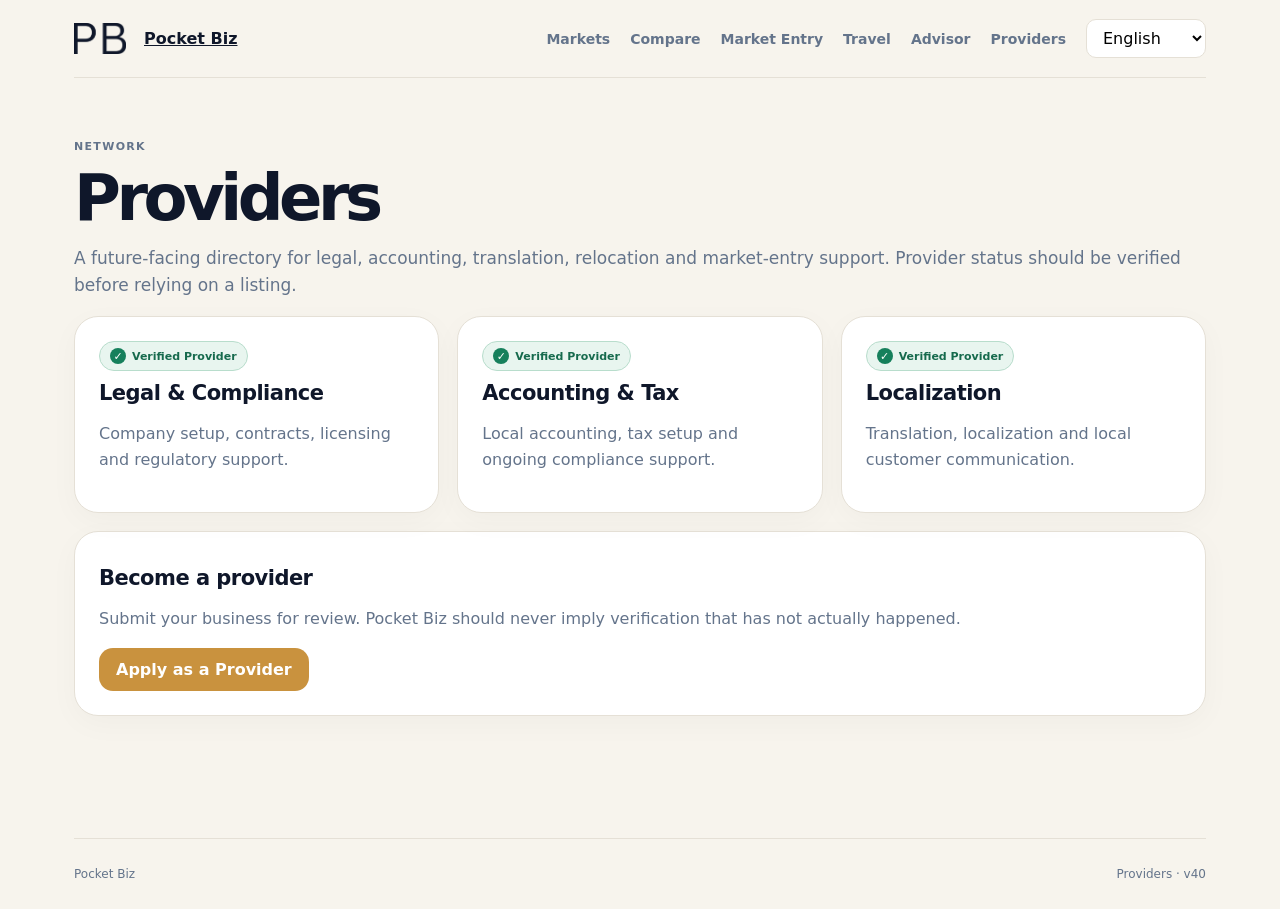
<file: providers.html>
<!doctype html><html lang="en"><head><link rel="icon" type="image/x-icon" href="/favicon.ico?v=43"><link rel="icon" type="image/png" sizes="256x256" href="/favicon.png?v=43"><meta charset="utf-8"><meta name="viewport" content="width=device-width,initial-scale=1"><title>Pocket Biz · Providers</title><style>
:root{--bg:#F7F4ED;--panel:#FFFFFF;--text:#0F172A;--muted:#64748B;--line:#E5E0D6;--accent:#C9923E;--dark:#0F172A;--green:#16805C;--shadow:0 20px 55px rgba(15,23,42,.08)}
*{box-sizing:border-box}html{scroll-behavior:smooth}body{margin:0;background:var(--bg);color:var(--text);font-family:Inter,ui-sans-serif,system-ui,-apple-system,BlinkMacSystemFont,"Segoe UI",sans-serif}a{color:inherit}button,input,select,textarea{font:inherit}.container{max-width:1180px;margin:auto;padding:0 24px}.nav{height:78px;display:flex;align-items:center;justify-content:space-between;border-bottom:1px solid var(--line)}.brand{display:flex;align-items:center;gap:12px;font-weight:900}.brand-mark{width:58px;height:48px;display:flex;align-items:center;justify-content:flex-start;overflow:visible}.brand-mark img{width:52px;height:auto;max-height:48px;display:block;object-fit:contain}.nav-links{display:flex;align-items:center;gap:20px}.nav-links a{text-decoration:none;font-size:14px;font-weight:800;color:var(--muted)}.nav-links a:hover{color:var(--text)}.lang-toggle{border:1px solid var(--line);background:#fff;border-radius:10px;padding:8px 12px}.hero{padding:86px 0 80px;display:grid;grid-template-columns:1.1fr .9fr;gap:60px;align-items:center}.kicker,.tool-kicker{font-size:11px;text-transform:uppercase;letter-spacing:.12em;font-weight:900;color:var(--muted)}h1{font-size:clamp(52px,7vw,92px);line-height:.92;letter-spacing:-.07em;margin:16px 0}.hero p,.lead{font-size:19px;line-height:1.65;color:var(--muted);max-width:680px}.actions{display:flex;gap:10px;flex-wrap:wrap;margin-top:28px}.btn{border:0;border-radius:14px;padding:12px 17px;background:var(--dark);color:#fff;text-decoration:none;font-weight:850;cursor:pointer;display:inline-flex;align-items:center;justify-content:center}.btn.gold{background:var(--accent)}.btn.secondary{background:#fff;color:var(--text);border:1px solid var(--line)}.btn:disabled{opacity:.5;cursor:not-allowed}.section{padding:62px 0}.section-title{font-size:clamp(38px,5vw,62px);letter-spacing:-.06em;margin:0 0 12px}.sub{color:var(--muted);font-size:17px;line-height:1.6}.grid3{display:grid;grid-template-columns:repeat(3,1fr);gap:18px}.grid2{display:grid;grid-template-columns:repeat(2,1fr);gap:18px}.card,.panel{background:var(--panel);border:1px solid var(--line);border-radius:24px;padding:24px;box-shadow:0 8px 30px rgba(15,23,42,.03)}.card h3,.panel h3{margin:10px 0 10px;font-size:21px;letter-spacing:-.025em}.card p,.panel p{color:var(--muted);line-height:1.6}.market-grid{display:grid;grid-template-columns:repeat(4,1fr);gap:14px}.market-card{background:#fff;border:1px solid var(--line);border-radius:22px;padding:20px;text-decoration:none;transition:.2s;cursor:pointer}.market-card:hover{transform:translateY(-3px);box-shadow:var(--shadow);border-color:#D6B07A}.market-card .name{font-weight:900;font-size:18px}.market-card .meta{color:var(--muted);font-size:13px;margin-top:5px}.pb-flag{width:34px;height:23px;object-fit:cover;border-radius:4px;display:block;margin-bottom:10px;box-shadow:0 1px 3px rgba(0,0,0,.15)}.pb-flag-lg{width:52px;height:35px;object-fit:cover;border-radius:6px;display:inline-block;vertical-align:-8px;margin-right:12px;box-shadow:0 2px 5px rgba(0,0,0,.15)}.toolbar{display:flex;gap:10px;margin:25px 0}.toolbar input,.toolbar select,.input,.select,.textarea{width:100%;border:1px solid var(--line);background:#fff;border-radius:14px;padding:13px 14px;outline:none}.toolbar input:focus,.input:focus,.textarea:focus{border-color:var(--accent)}.profile-hero{display:grid;grid-template-columns:1fr 1fr;gap:18px;align-items:stretch}.profile-title{font-size:64px;letter-spacing:-.06em;line-height:1;margin:15px 0}.chips{display:flex;gap:7px;flex-wrap:wrap;margin:18px 0}.chip{background:#F1ECE2;border-radius:999px;padding:7px 11px;color:#6B5538;font-size:12px;font-weight:800}.score{font-size:40px;font-weight:950;letter-spacing:-.05em}.meter{height:12px;border-radius:999px;background:#E8E3D9;overflow:hidden;margin:10px 0 18px}.meter span{display:block;height:100%;background:var(--accent);border-radius:999px}.do-dont{display:grid;grid-template-columns:1fr 1fr;gap:14px}.good{background:#E8F5EF;border:1px solid #B8DDCC;border-radius:20px;padding:20px}.bad{background:#F8EEEE;border:1px solid #E8CFCF;border-radius:20px;padding:20px}.good ul,.bad ul{padding-left:20px;line-height:1.7}.verified-badge{display:inline-flex;align-items:center;gap:6px;background:#E8F5EF;color:#166A4D;border:1px solid #B8DDCC;border-radius:999px;padding:6px 10px;font-size:11px;font-weight:900}.check{width:16px;height:16px;border-radius:50%;background:var(--green);color:#fff;display:grid;place-items:center}.tool-grid{display:grid;grid-template-columns:repeat(3,1fr);gap:18px}.tool-result{margin-top:14px;padding:15px;background:#FBF9F5;border-radius:16px}.tool-row{display:flex;justify-content:space-between;gap:14px;padding:9px 0;border-bottom:1px solid var(--line)}.tool-row:last-child{border-bottom:0}.timeline{display:grid;grid-template-columns:repeat(4,1fr);gap:14px}.step-no{width:32px;height:32px;border-radius:50%;background:var(--dark);color:#fff;display:grid;place-items:center;font-weight:900}.check-item{display:flex;gap:10px;padding:13px 0;border-bottom:1px solid var(--line)}.check-item:last-child{border-bottom:0}.check-item input{margin-top:4px}.advisor-shell{background:var(--dark);border-radius:30px;padding:18px;color:#fff}.advisor-grid{display:grid;grid-template-columns:.75fr 1.25fr;gap:16px}.advisor-intro{background:#fff;color:var(--text);border-radius:24px;padding:25px}.advisor-chat{background:#111827;border-radius:24px;padding:18px;min-height:520px;display:flex;flex-direction:column}.messages{flex:1;display:grid;gap:10px;align-content:start;overflow:auto;max-height:410px}.bubble{padding:14px 16px;border-radius:18px;line-height:1.55}.bubble.user{background:#1E293B;margin-left:12%}.bubble.answer{background:#fff;color:var(--text);margin-right:4%}.advisor-form{display:grid;grid-template-columns:1fr auto;gap:10px;margin-top:12px}.advisor-example{width:100%;text-align:left;background:#FBF9F5;border:1px solid var(--line);border-radius:15px;padding:12px;margin-top:9px;cursor:pointer}.advisor-example:hover{border-color:var(--accent)}.status{font-size:12px;color:#94A3B8;margin-top:8px}.cost-total{font-size:48px;font-weight:950;letter-spacing:-.06em}.cost-list{display:grid;gap:8px;margin-top:16px}.cost-line{display:grid;grid-template-columns:1fr 140px;gap:10px}.search-box{display:flex;gap:10px}.source{font-size:12px;color:var(--muted);margin-top:10px}.footer{border-top:1px solid var(--line);padding:28px 0;margin-top:60px;color:var(--muted);font-size:12px;display:flex;justify-content:space-between}@media(max-width:900px){.hero,.profile-hero,.advisor-grid{grid-template-columns:1fr}.grid3,.tool-grid{grid-template-columns:1fr 1fr}.market-grid{grid-template-columns:1fr 1fr}.timeline{grid-template-columns:1fr 1fr}}@media(max-width:620px){.nav-links a{display:none}.grid3,.grid2,.tool-grid,.market-grid,.timeline,.do-dont{grid-template-columns:1fr}.container{padding:0 16px}.hero{padding:55px 0}.profile-title{font-size:48px}.advisor-form{grid-template-columns:1fr}}
</style></head><body><div class="container">
<nav class="nav"><a class="brand" href="index.html"><span class="brand-mark"><img src="pocket-biz-logo-navy.png" alt="Pocket Biz logo"></span><span>Pocket Biz</span></a><div class="nav-links"><a href="markets.html">Markets</a><a href="compare.html">Compare</a><a href="market-entry.html">Market Entry</a><a href="travel.html">Travel</a><a href="advisor.html">Advisor</a><a href="providers.html">Providers</a><select id="languageSelect" class="lang-toggle"><option value="en">English</option><option value="ja">日本語</option><option value="el">Ελληνικά</option></select></div></nav>
<section class="section"><div class="kicker">NETWORK</div><h1 style="font-size:64px">Providers</h1><p class="sub">A future-facing directory for legal, accounting, translation, relocation and market-entry support. Provider status should be verified before relying on a listing.</p><div class="grid3"><div class="card"><span class="verified-badge"><span class="check">✓</span> Verified Provider</span><h3>Legal & Compliance</h3><p>Company setup, contracts, licensing and regulatory support.</p></div><div class="card"><span class="verified-badge"><span class="check">✓</span> Verified Provider</span><h3>Accounting & Tax</h3><p>Local accounting, tax setup and ongoing compliance support.</p></div><div class="card"><span class="verified-badge"><span class="check">✓</span> Verified Provider</span><h3>Localization</h3><p>Translation, localization and local customer communication.</p></div></div><div class="card" style="margin-top:18px"><h3>Become a provider</h3><p>Submit your business for review. Pocket Biz should never imply verification that has not actually happened.</p><a class="btn gold" href="https://tally.so/r/A790be" target="_blank" rel="noopener">Apply as a Provider</a></div></section><footer class="footer"><span>Pocket Biz</span><span>Providers · v40</span></footer></div><script>
const DATA = {"countries": [{"code": "JP", "flag": "🇯🇵", "difficulty": 8, "opportunity": 9, "contacts": 12, "region": {"en": "Asia", "ja": "アジア", "el": "Ασία"}, "name": {"en": "Japan", "ja": "日本", "el": "Ιαπωνία"}, "tags": {"en": ["Formal", "Indirect", "Consensus"], "ja": ["フォーマル", "間接的", "合意重視"], "el": ["Τυπική", "Έμμεση", "Συναίνεση"]}, "summary": {"en": "A structured and relationship-sensitive market where trust, patience, respect, and preparation matter.", "ja": "信頼、忍耐、敬意、準備が重要な、構造的で関係性を重視する市場です。", "el": "Μια δομημένη αγορά όπου η εμπιστοσύνη, η υπομονή, ο σεβασμός και η προετοιμασία παίζουν σημαντικό ρόλο."}, "culture": {"en": "Communication is often indirect. Group consensus can be important before final decisions.", "ja": "コミュニケーションは間接的なことが多く、最終決定には合意形成が重要です。", "el": "Η επικοινωνία είναι συχνά έμμεση. Η ομαδική συναίνεση μπορεί να είναι σημαντική πριν από τις τελικές αποφάσεις."}, "etiquette": {"en": "Business cards, polite introductions, punctuality, and careful listening are important.", "ja": "名刺、礼儀正しい挨拶、時間厳守、丁寧に聞く姿勢が重要です。", "el": "Οι επαγγελματικές κάρτες, οι ευγενικές συστάσεις, η συνέπεια στην ώρα και η προσεκτική ακρόαση είναι σημαντικά."}, "laws": {"en": "Company setup and visas require careful preparation.", "ja": "会社設立やビザには慎重な準備が必要です。", "el": "Η ίδρυση εταιρείας και οι βίζες απαιτούν προσεκτική προετοιμασία."}, "market": {"en": "Technology, manufacturing, robotics, gaming, design, food, tourism, and premium consumer products.", "ja": "テクノロジー、製造、ロボット、ゲーム、デザイン、食品、観光、高付加価値消費財。", "el": "Τεχνολογία, μεταποίηση, ρομποτική, gaming, design, τρόφιμα, τουρισμός και premium καταναλωτικά προϊόντα."}, "dos": {"en": ["Bring business cards.", "Be punctual.", "Build trust before pushing decisions."], "ja": ["名刺を持参する。", "時間を守る。", "決定を急がず信頼を築く。"], "el": ["Να έχεις επαγγελματικές κάρτες.", "Να είσαι στην ώρα σου.", "Χτίσε εμπιστοσύνη πριν πιέσεις για αποφάσεις."]}, "donts": {"en": ["Do not publicly embarrass someone.", "Do not rush consensus.", "Do not mistake silence for agreement."], "ja": ["人前で相手に恥をかかせない。", "合意形成を急がない。", "沈黙を同意と決めつけない。"], "el": ["Μην φέρνεις κάποιον σε δύσκολη θέση δημόσια.", "Μην βιάζεις τη συναίνεση.", "Μην θεωρείς ότι η σιωπή σημαίνει συμφωνία."]}}, {"code": "GR", "flag": "🇬🇷", "difficulty": 4, "opportunity": 6, "contacts": 5, "region": {"en": "Europe", "ja": "ヨーロッパ", "el": "Ευρώπη"}, "name": {"en": "Greece", "ja": "ギリシャ", "el": "Ελλάδα"}, "tags": {"en": ["Relationship-led", "Flexible", "Trust-based"], "ja": ["関係重視", "柔軟", "信頼重視"], "el": ["Σχέσεις", "Ευελιξία", "Εμπιστοσύνη"]}, "summary": {"en": "A relationship-oriented market where personal trust, conversation, and networks often matter deeply.", "ja": "個人的な信頼、会話、人脈が大きな意味を持つ関係重視の市場です。", "el": "Μια αγορά όπου οι σχέσεις, η προσωπική εμπιστοσύνη, η συζήτηση και τα δίκτυα παίζουν μεγάλο ρόλο."}, "culture": {"en": "Communication can be expressive and personal.", "ja": "コミュニケーションは表現豊かで個人的です。", "el": "Η επικοινωνία μπορεί να είναι εκφραστική και προσωπική."}, "etiquette": {"en": "Expect conversation before business. Coffee meetings and introductions can help.", "ja": "商談前の会話が重要です。コーヒーでの面談や紹介が役立ちます。", "el": "Περίμενε συζήτηση πριν το καθαρό business. Οι καφέδες και οι συστάσεις συχνά βοηθούν."}, "laws": {"en": "Bureaucracy can be slow. Company setup and tax obligations require attention.", "ja": "手続きに時間がかかる場合があります。会社設立と税務には注意が必要です。", "el": "Η γραφειοκρατία μπορεί να είναι αργή. Η ίδρυση εταιρείας και οι φορολογικές υποχρεώσεις χρειάζονται προσοχή."}, "market": {"en": "Tourism, food, shipping, energy, real estate, hospitality, and local services.", "ja": "観光、食品、海運、エネルギー、不動産、ホスピタリティ、地域サービス。", "el": "Τουρισμός, τρόφιμα, ναυτιλία, ενέργεια, ακίνητα, φιλοξενία και τοπικές υπηρεσίες."}, "dos": {"en": ["Build personal trust.", "Confirm details in writing.", "Be patient with bureaucracy."], "ja": ["信頼を築く。", "詳細を書面で確認する。", "手続きには忍耐を持つ。"], "el": ["Χτίσε προσωπική εμπιστοσύνη.", "Επιβεβαίωσε λεπτομέρειες γραπτώς.", "Να έχεις υπομονή με τη γραφειοκρατία."]}, "donts": {"en": ["Do not rely only on verbal agreements.", "Do not ignore relationships.", "Do not expect everything instantly."], "ja": ["口約束だけに頼らない。", "関係性を軽視しない。", "すべてがすぐ進むと期待しない。"], "el": ["Μη βασίζεσαι μόνο σε προφορικές συμφωνίες.", "Μην αγνοείς τις σχέσεις.", "Μην περιμένεις όλα να γίνουν αμέσως."]}}, {"code": "SE", "flag": "🇸🇪", "difficulty": 5, "opportunity": 7, "contacts": 7, "region": {"en": "Europe", "ja": "ヨーロッパ", "el": "Ευρώπη"}, "name": {"en": "Sweden", "ja": "スウェーデン", "el": "Σουηδία"}, "tags": {"en": ["Flat hierarchy", "Direct", "Consensus"], "ja": ["フラット", "直接的", "合意重視"], "el": ["Χαμηλή ιεραρχία", "Άμεση", "Συναίνεση"]}, "summary": {"en": "A transparent, structured market with low hierarchy, strong planning, and high expectations for reliability.", "ja": "階層が低く、計画性と信頼性が重視される透明性の高い市場です。", "el": "Μια διαφανής και δομημένη αγορά με χαμηλή ιεραρχία, ισχυρό προγραμματισμό και υψηλές απαιτήσεις αξιοπιστίας."}, "culture": {"en": "Communication is direct but calm. Teams value equality, planning, and consensus.", "ja": "コミュニケーションは直接的ですが落ち着いています。平等、計画、合意が重視されます。", "el": "Η επικοινωνία είναι άμεση αλλά ήρεμη. Οι ομάδες δίνουν αξία στην ισότητα, τον προγραμματισμό και τη συναίνεση."}, "etiquette": {"en": "Be on time. Keep meetings focused. Avoid aggressive selling.", "ja": "時間を守り、会議は簡潔に。強引な営業は避けるべきです。", "el": "Να είσαι στην ώρα σου. Κράτα τα meetings συγκεντρωμένα. Απόφυγε το επιθετικό selling."}, "laws": {"en": "Employment protection, tax rules, and registration are structured.", "ja": "雇用保護、税制、事業登録が整備されています。", "el": "Η προστασία εργασίας, οι φορολογικοί κανόνες και οι εγγραφές είναι δομημένα."}, "market": {"en": "Sustainability, tech, gaming, engineering, design, health, and digital services.", "ja": "サステナビリティ、テック、ゲーム、工学、デザイン、医療、デジタルサービス。", "el": "Βιωσιμότητα, τεχνολογία, gaming, engineering, design, υγεία και ψηφιακές υπηρεσίες."}, "dos": {"en": ["Be punctual.", "Use factual communication.", "Respect work-life boundaries."], "ja": ["時間を守る。", "事実ベースで説明する。", "仕事と私生活の境界を尊重する。"], "el": ["Να είσαι συνεπής στην ώρα.", "Χρησιμοποίησε τεκμηριωμένη επικοινωνία.", "Σεβάσου τα όρια εργασίας και προσωπικής ζωής."]}, "donts": {"en": ["Do not oversell aggressively.", "Do not ignore planning.", "Do not act superior because of title."], "ja": ["強引に売り込まない。", "計画を軽視しない。", "肩書きで偉そうにしない。"], "el": ["Μην κάνεις επιθετικό overselling.", "Μην αγνοείς τον προγραμματισμό.", "Μην φέρεσαι ανώτερα λόγω τίτλου."]}}, {"code": "DE", "flag": "🇩🇪", "difficulty": 6, "opportunity": 8, "contacts": 8, "region": {"en": "Europe", "ja": "ヨーロッパ", "el": "Ευρώπη"}, "name": {"en": "Germany", "ja": "ドイツ", "el": "Γερμανία"}, "tags": {"en": ["Structured", "Direct", "Rule-based"], "ja": ["構造的", "直接的", "ルール重視"], "el": ["Δομημένη", "Άμεση", "Κανόνες"]}, "summary": {"en": "Germany is an important market with its own culture, regulations, opportunities, and local business expectations.", "ja": "ドイツは独自の文化、規制、機会、現地ビジネス慣習を持つ重要な市場です。", "el": "Η αγορά Γερμανία έχει δική της κουλτούρα, κανονισμούς, ευκαιρίες και τοπικές επιχειρηματικές προσδοκίες."}, "culture": {"en": "Understand communication style, hierarchy, trust-building, and meeting expectations before entering.", "ja": "参入前に、コミュニケーションスタイル、階層、信頼構築、会議の期待を理解する必要があります。", "el": "Πριν την είσοδο, χρειάζεται κατανόηση επικοινωνίας, ιεραρχίας, εμπιστοσύνης και προσδοκιών στα meetings."}, "etiquette": {"en": "Prepare for local meeting norms, introductions, punctuality, and negotiation behavior.", "ja": "現地の会議マナー、紹介、時間感覚、交渉行動に備えましょう。", "el": "Προετοιμάσου για τοπικά meeting norms, συστάσεις, συνέπεια στην ώρα και διαπραγματεύσεις."}, "laws": {"en": "Legal setup, tax, permits, and employment rules should be checked with local professionals.", "ja": "法務セットアップ、税務、許認可、雇用ルールは現地専門家に確認するべきです。", "el": "Νομικό setup, φορολογία, άδειες και εργατικοί κανόνες πρέπει να ελεγχθούν με τοπικούς ειδικούς."}, "market": {"en": "Market research, local partners, customer behavior, and distribution channels are key.", "ja": "市場調査、現地パートナー、消費者行動、流通チャネルが重要です。", "el": "Έρευνα αγοράς, τοπικοί συνεργάτες, συμπεριφορά πελατών και κανάλια διανομής είναι κρίσιμα."}, "dos": {"en": ["Research local rules.", "Find reliable contacts.", "Validate demand before expanding."], "ja": ["現地ルールを調査する。", "信頼できる連絡先を見つける。", "拡大前に需要を検証する。"], "el": ["Έλεγξε τοπικούς κανόνες.", "Βρες αξιόπιστες επαφές.", "Κάνε validation ζήτησης πριν επεκταθείς."]}, "donts": {"en": ["Do not assume your home market rules apply.", "Do not ignore cultural expectations.", "Do not enter without local support."], "ja": ["自国のルールが通用すると考えない。", "文化的期待を無視しない。", "現地支援なしで参入しない。"], "el": ["Μην θεωρείς ότι ισχύουν οι κανόνες της δικής σου αγοράς.", "Μην αγνοείς πολιτισμικές προσδοκίες.", "Μην μπαίνεις χωρίς τοπική υποστήριξη."]}}, {"code": "AE", "flag": "🇦🇪", "difficulty": 7, "opportunity": 9, "contacts": 9, "region": {"en": "Middle East", "ja": "中東", "el": "Μέση Ανατολή"}, "name": {"en": "UAE", "ja": "UAE", "el": "ΗΑΕ"}, "tags": {"en": ["Formal", "Network-led", "Fast-growing"], "ja": ["フォーマル", "人脈重視", "成長市場"], "el": ["Τυπική", "Δίκτυα", "Ταχεία ανάπτυξη"]}, "summary": {"en": "UAE is an important market with its own culture, regulations, opportunities, and local business expectations.", "ja": "UAEは独自の文化、規制、機会、現地ビジネス慣習を持つ重要な市場です。", "el": "Η αγορά ΗΑΕ έχει δική της κουλτούρα, κανονισμούς, ευκαιρίες και τοπικές επιχειρηματικές προσδοκίες."}, "culture": {"en": "Understand communication style, hierarchy, trust-building, and meeting expectations before entering.", "ja": "参入前に、コミュニケーションスタイル、階層、信頼構築、会議の期待を理解する必要があります。", "el": "Πριν την είσοδο, χρειάζεται κατανόηση επικοινωνίας, ιεραρχίας, εμπιστοσύνης και προσδοκιών στα meetings."}, "etiquette": {"en": "Prepare for local meeting norms, introductions, punctuality, and negotiation behavior.", "ja": "現地の会議マナー、紹介、時間感覚、交渉行動に備えましょう。", "el": "Προετοιμάσου για τοπικά meeting norms, συστάσεις, συνέπεια στην ώρα και διαπραγματεύσεις."}, "laws": {"en": "Legal setup, tax, permits, and employment rules should be checked with local professionals.", "ja": "法務セットアップ、税務、許認可、雇用ルールは現地専門家に確認するべきです。", "el": "Νομικό setup, φορολογία, άδειες και εργατικοί κανόνες πρέπει να ελεγχθούν με τοπικούς ειδικούς."}, "market": {"en": "Market research, local partners, customer behavior, and distribution channels are key.", "ja": "市場調査、現地パートナー、消費者行動、流通チャネルが重要です。", "el": "Έρευνα αγοράς, τοπικοί συνεργάτες, συμπεριφορά πελατών και κανάλια διανομής είναι κρίσιμα."}, "dos": {"en": ["Research local rules.", "Find reliable contacts.", "Validate demand before expanding."], "ja": ["現地ルールを調査する。", "信頼できる連絡先を見つける。", "拡大前に需要を検証する。"], "el": ["Έλεγξε τοπικούς κανόνες.", "Βρες αξιόπιστες επαφές.", "Κάνε validation ζήτησης πριν επεκταθείς."]}, "donts": {"en": ["Do not assume your home market rules apply.", "Do not ignore cultural expectations.", "Do not enter without local support."], "ja": ["自国のルールが通用すると考えない。", "文化的期待を無視しない。", "現地支援なしで参入しない。"], "el": ["Μην θεωρείς ότι ισχύουν οι κανόνες της δικής σου αγοράς.", "Μην αγνοείς πολιτισμικές προσδοκίες.", "Μην μπαίνεις χωρίς τοπική υποστήριξη."]}}, {"code": "US", "flag": "🇺🇸", "difficulty": 5, "opportunity": 9, "contacts": 11, "region": {"en": "North America", "ja": "北米", "el": "Βόρεια Αμερική"}, "name": {"en": "United States", "ja": "アメリカ", "el": "Ηνωμένες Πολιτείες"}, "tags": {"en": ["Direct", "Fast-paced", "Pitch-oriented"], "ja": ["直接的", "スピード重視", "ピッチ重視"], "el": ["Άμεση", "Γρήγορη", "Pitch"]}, "summary": {"en": "United States is an important market with its own culture, regulations, opportunities, and local business expectations.", "ja": "アメリカは独自の文化、規制、機会、現地ビジネス慣習を持つ重要な市場です。", "el": "Η αγορά Ηνωμένες Πολιτείες έχει δική της κουλτούρα, κανονισμούς, ευκαιρίες και τοπικές επιχειρηματικές προσδοκίες."}, "culture": {"en": "Understand communication style, hierarchy, trust-building, and meeting expectations before entering.", "ja": "参入前に、コミュニケーションスタイル、階層、信頼構築、会議の期待を理解する必要があります。", "el": "Πριν την είσοδο, χρειάζεται κατανόηση επικοινωνίας, ιεραρχίας, εμπιστοσύνης και προσδοκιών στα meetings."}, "etiquette": {"en": "Prepare for local meeting norms, introductions, punctuality, and negotiation behavior.", "ja": "現地の会議マナー、紹介、時間感覚、交渉行動に備えましょう。", "el": "Προετοιμάσου για τοπικά meeting norms, συστάσεις, συνέπεια στην ώρα και διαπραγματεύσεις."}, "laws": {"en": "Legal setup, tax, permits, and employment rules should be checked with local professionals.", "ja": "法務セットアップ、税務、許認可、雇用ルールは現地専門家に確認するべきです。", "el": "Νομικό setup, φορολογία, άδειες και εργατικοί κανόνες πρέπει να ελεγχθούν με τοπικούς ειδικούς."}, "market": {"en": "Market research, local partners, customer behavior, and distribution channels are key.", "ja": "市場調査、現地パートナー、消費者行動、流通チャネルが重要です。", "el": "Έρευνα αγοράς, τοπικοί συνεργάτες, συμπεριφορά πελατών και κανάλια διανομής είναι κρίσιμα."}, "dos": {"en": ["Research local rules.", "Find reliable contacts.", "Validate demand before expanding."], "ja": ["現地ルールを調査する。", "信頼できる連絡先を見つける。", "拡大前に需要を検証する。"], "el": ["Έλεγξε τοπικούς κανόνες.", "Βρες αξιόπιστες επαφές.", "Κάνε validation ζήτησης πριν επεκταθείς."]}, "donts": {"en": ["Do not assume your home market rules apply.", "Do not ignore cultural expectations.", "Do not enter without local support."], "ja": ["自国のルールが通用すると考えない。", "文化的期待を無視しない。", "現地支援なしで参入しない。"], "el": ["Μην θεωρείς ότι ισχύουν οι κανόνες της δικής σου αγοράς.", "Μην αγνοείς πολιτισμικές προσδοκίες.", "Μην μπαίνεις χωρίς τοπική υποστήριξη."]}}, {"code": "CN", "flag": "🇨🇳", "difficulty": 8, "opportunity": 9, "contacts": 10, "region": {"en": "Asia", "ja": "アジア", "el": "Ασία"}, "name": {"en": "China", "ja": "中国", "el": "Κίνα"}, "tags": {"en": ["Relationship-based", "Hierarchical", "Scale-driven"], "ja": ["関係重視", "階層的", "規模重視"], "el": ["Σχέσεις", "Ιεραρχία", "Κλίμακα"]}, "summary": {"en": "China is an important market with its own culture, regulations, opportunities, and local business expectations.", "ja": "中国は独自の文化、規制、機会、現地ビジネス慣習を持つ重要な市場です。", "el": "Η αγορά Κίνα έχει δική της κουλτούρα, κανονισμούς, ευκαιρίες και τοπικές επιχειρηματικές προσδοκίες."}, "culture": {"en": "Understand communication style, hierarchy, trust-building, and meeting expectations before entering.", "ja": "参入前に、コミュニケーションスタイル、階層、信頼構築、会議の期待を理解する必要があります。", "el": "Πριν την είσοδο, χρειάζεται κατανόηση επικοινωνίας, ιεραρχίας, εμπιστοσύνης και προσδοκιών στα meetings."}, "etiquette": {"en": "Prepare for local meeting norms, introductions, punctuality, and negotiation behavior.", "ja": "現地の会議マナー、紹介、時間感覚、交渉行動に備えましょう。", "el": "Προετοιμάσου για τοπικά meeting norms, συστάσεις, συνέπεια στην ώρα και διαπραγματεύσεις."}, "laws": {"en": "Legal setup, tax, permits, and employment rules should be checked with local professionals.", "ja": "法務セットアップ、税務、許認可、雇用ルールは現地専門家に確認するべきです。", "el": "Νομικό setup, φορολογία, άδειες και εργατικοί κανόνες πρέπει να ελεγχθούν με τοπικούς ειδικούς."}, "market": {"en": "Market research, local partners, customer behavior, and distribution channels are key.", "ja": "市場調査、現地パートナー、消費者行動、流通チャネルが重要です。", "el": "Έρευνα αγοράς, τοπικοί συνεργάτες, συμπεριφορά πελατών και κανάλια διανομής είναι κρίσιμα."}, "dos": {"en": ["Research local rules.", "Find reliable contacts.", "Validate demand before expanding."], "ja": ["現地ルールを調査する。", "信頼できる連絡先を見つける。", "拡大前に需要を検証する。"], "el": ["Έλεγξε τοπικούς κανόνες.", "Βρες αξιόπιστες επαφές.", "Κάνε validation ζήτησης πριν επεκταθείς."]}, "donts": {"en": ["Do not assume your home market rules apply.", "Do not ignore cultural expectations.", "Do not enter without local support."], "ja": ["自国のルールが通用すると考えない。", "文化的期待を無視しない。", "現地支援なしで参入しない。"], "el": ["Μην θεωρείς ότι ισχύουν οι κανόνες της δικής σου αγοράς.", "Μην αγνοείς πολιτισμικές προσδοκίες.", "Μην μπαίνεις χωρίς τοπική υποστήριξη."]}}, {"code": "KR", "flag": "🇰🇷", "difficulty": 7, "opportunity": 8, "contacts": 6, "region": {"en": "Asia", "ja": "アジア", "el": "Ασία"}, "name": {"en": "South Korea", "ja": "韓国", "el": "Νότια Κορέα"}, "tags": {"en": ["Fast-paced", "Hierarchical", "Tech-forward"], "ja": ["スピード重視", "階層的", "テック志向"], "el": ["Γρήγορη", "Ιεραρχική", "Τεχνολογία"]}, "summary": {"en": "South Korea is an important market with its own culture, regulations, opportunities, and local business expectations.", "ja": "韓国は独自の文化、規制、機会、現地ビジネス慣習を持つ重要な市場です。", "el": "Η αγορά Νότια Κορέα έχει δική της κουλτούρα, κανονισμούς, ευκαιρίες και τοπικές επιχειρηματικές προσδοκίες."}, "culture": {"en": "Understand communication style, hierarchy, trust-building, and meeting expectations before entering.", "ja": "参入前に、コミュニケーションスタイル、階層、信頼構築、会議の期待を理解する必要があります。", "el": "Πριν την είσοδο, χρειάζεται κατανόηση επικοινωνίας, ιεραρχίας, εμπιστοσύνης και προσδοκιών στα meetings."}, "etiquette": {"en": "Prepare for local meeting norms, introductions, punctuality, and negotiation behavior.", "ja": "現地の会議マナー、紹介、時間感覚、交渉行動に備えましょう。", "el": "Προετοιμάσου για τοπικά meeting norms, συστάσεις, συνέπεια στην ώρα και διαπραγματεύσεις."}, "laws": {"en": "Legal setup, tax, permits, and employment rules should be checked with local professionals.", "ja": "法務セットアップ、税務、許認可、雇用ルールは現地専門家に確認するべきです。", "el": "Νομικό setup, φορολογία, άδειες και εργατικοί κανόνες πρέπει να ελεγχθούν με τοπικούς ειδικούς."}, "market": {"en": "Market research, local partners, customer behavior, and distribution channels are key.", "ja": "市場調査、現地パートナー、消費者行動、流通チャネルが重要です。", "el": "Έρευνα αγοράς, τοπικοί συνεργάτες, συμπεριφορά πελατών και κανάλια διανομής είναι κρίσιμα."}, "dos": {"en": ["Research local rules.", "Find reliable contacts.", "Validate demand before expanding."], "ja": ["現地ルールを調査する。", "信頼できる連絡先を見つける。", "拡大前に需要を検証する。"], "el": ["Έλεγξε τοπικούς κανόνες.", "Βρες αξιόπιστες επαφές.", "Κάνε validation ζήτησης πριν επεκταθείς."]}, "donts": {"en": ["Do not assume your home market rules apply.", "Do not ignore cultural expectations.", "Do not enter without local support."], "ja": ["自国のルールが通用すると考えない。", "文化的期待を無視しない。", "現地支援なしで参入しない。"], "el": ["Μην θεωρείς ότι ισχύουν οι κανόνες της δικής σου αγοράς.", "Μην αγνοείς πολιτισμικές προσδοκίες.", "Μην μπαίνεις χωρίς τοπική υποστήριξη."]}}], "ui": {"en": {"navDemo": "Demo", "navContacts": "Contacts", "navTools": "Tools", "navInterest": "Interest", "kicker": "International business preparation, made practical", "heroTitle": "Understand a market before you enter it.", "heroLead": "Pocket Biz helps entrepreneurs, professionals, and business travelers understand culture, etiquette, regulations, risks, real experiences, local contacts, costs, timelines, and official resources before entering a foreign market.", "openPreview": "Open Preview", "interested": "I'm Interested", "listCompany": "List Your Company", "starter": "starter countries", "review": "review concept", "listing": "provider listing model", "search": "Search countries or topics...", "allRegions": "All regions", "why": "Why Pocket Biz?", "whyText": "Entering a new market is difficult because essential information is scattered across legal websites, reports, blogs, country guides, and personal experiences. Pocket Biz brings the practical pieces together.", "cultureMarket": "Culture + law + market", "cultureMarketText": "Country profiles explain etiquette, regulations, opportunities, risks, mistakes, costs, and official resources.", "contactsFeature": "Market-entry contacts", "contactsFeatureText": "Local providers can apply to be listed for company setup, tax, law, translation, relocation, and market research.", "communityFeature": "Community + AI review", "communityFeatureText": "Users can submit real experiences, then AI can help filter, summarize, categorize, and flag weak or biased submissions.", "toolsTitle": "Market Entry Tools", "toolsText": "Useful sections for practical market preparation.", "riskTitle": "Risk Meter", "mistakesTitle": "Top Mistakes Foreigners Make", "costTitle": "Cost of Market Entry", "timelineTitle": "Market Entry Timeline", "checklistTitle": "Market Entry Checklist", "contactsTitle": "Market Entry Contacts", "providerTitle": "For Service Providers", "shareTitle": "Share a Country Insight", "briefTitle": "AI Country Brief", "founderTitle": "Founder Story", "interestTitle": "Interested in Pocket Biz?", "difficulty": "Difficulty", "cultureDifficulty": "Culture Difficulty", "opportunity": "Opportunity", "contacts": "Contacts", "bestFor": "Best for", "marketPrep": "Market preparation", "businessGuide": "Business guide", "culture": "Culture", "etiquette": "Etiquette", "law": "Law basics", "market": "Market", "do": "Do", "dont": "Don't", "footer": "Culture • Law • Market • Contacts • AI Review"}, "ja": {"navDemo": "デモ", "navContacts": "連絡先", "navTools": "ツール", "navInterest": "興味あり", "kicker": "国際ビジネス準備を、実用的に", "heroTitle": "市場に参入する前に、その市場を理解する。", "heroLead": "Pocket Bizは、起業家、ビジネスパーソン、出張者が海外市場に入る前に、文化、マナー、規制、リスク、実体験、現地連絡先、費用、タイムライン、公式情報を理解するためのプラットフォームです。", "openPreview": "プレビューを見る", "interested": "興味があります", "listCompany": "会社を掲載する", "starter": "初期対応国", "review": "レビュー構想", "listing": "掲載モデル", "search": "国やトピックを検索...", "allRegions": "すべての地域", "why": "なぜPocket Bizか？", "whyText": "新しい市場への参入は簡単ではありません。重要な情報は法律サイト、レポート、ブログ、国別ガイド、個人の経験に分散しています。Pocket Bizは、それらの実用的な情報を一つにまとめます。", "cultureMarket": "文化・法律・市場", "cultureMarketText": "国別プロフィールでは、マナー、規制、機会、リスク、失敗例、コスト、公式情報を説明します。", "contactsFeature": "市場参入の連絡先", "contactsFeatureText": "会社設立、税務、法律、翻訳、移住、市場調査を支援する現地プロバイダーを掲載できます。", "communityFeature": "コミュニティ + AIレビュー", "communityFeatureText": "ユーザーが実体験を投稿し、AIが内容を確認、要約、分類し、弱い情報や偏った投稿を検出できます。", "toolsTitle": "市場参入ツール", "toolsText": "実用的な市場準備のためのセクションです。", "riskTitle": "例：日本のリスクメーター", "mistakesTitle": "外国人がしやすい失敗", "costTitle": "市場参入コスト", "timelineTitle": "市場参入タイムライン", "checklistTitle": "市場参入チェックリスト", "contactsTitle": "市場参入の連絡先", "providerTitle": "サービス提供者向け", "shareTitle": "国別インサイトを共有", "briefTitle": "AIカントリーブリーフ", "founderTitle": "創業ストーリー", "interestTitle": "Pocket Bizに興味がありますか？", "difficulty": "難易度", "cultureDifficulty": "文化難易度", "opportunity": "機会", "contacts": "連絡先", "bestFor": "用途", "marketPrep": "市場参入準備", "businessGuide": "ビジネスガイド", "culture": "文化", "etiquette": "マナー", "law": "法律の基本", "market": "市場", "do": "すること", "dont": "避けること", "footer": "文化 • 法律 • 市場 • 連絡先 • AIレビュー"}, "el": {"navDemo": "Demo", "navContacts": "Επαφές", "navTools": "Εργαλεία", "navInterest": "Ενδιαφέρον", "kicker": "Πρακτική προετοιμασία για διεθνείς αγορές", "heroTitle": "Κατανόησε μια αγορά πριν μπεις σε αυτή.", "heroLead": "Το Pocket Biz βοηθά επιχειρηματίες, επαγγελματίες και business travelers να κατανοούν κουλτούρα, εθιμοτυπία, κανονισμούς, ρίσκα, πραγματικές εμπειρίες, τοπικές επαφές, κόστη, timelines και επίσημες πηγές πριν μπουν σε μια ξένη αγορά.", "openPreview": "Άνοιγμα Preview", "interested": "Ενδιαφέρομαι", "listCompany": "Καταχώριση εταιρείας", "starter": "αρχικές χώρες", "review": "μοντέλο review", "listing": "μοντέλο καταχώρισης providers", "search": "Αναζήτηση χωρών ή θεμάτων...", "allRegions": "Όλες οι περιοχές", "why": "Γιατί Pocket Biz;", "whyText": "Η είσοδος σε μια νέα αγορά δεν είναι απλή. Οι σημαντικές πληροφορίες είναι σκορπισμένες σε νομικές ιστοσελίδες, reports, blogs, country guides και προσωπικές εμπειρίες. Το Pocket Biz συγκεντρώνει τα πρακτικά στοιχεία σε ένα σημείο.", "cultureMarket": "Κουλτούρα + νόμοι + αγορά", "cultureMarketText": "Τα country profiles εξηγούν εθιμοτυπία, κανονισμούς, ευκαιρίες, ρίσκα, λάθη, κόστη και επίσημες πηγές.", "contactsFeature": "Επαφές εισόδου σε αγορά", "contactsFeatureText": "Τοπικοί providers μπορούν να καταχωρηθούν για ίδρυση εταιρείας, φορολογία, νομικά, μετάφραση, μετεγκατάσταση και έρευνα αγοράς.", "communityFeature": "Κοινότητα + AI review", "communityFeatureText": "Οι χρήστες μπορούν να υποβάλουν πραγματικές εμπειρίες και το AI να βοηθά στο φιλτράρισμα, τη σύνοψη, την κατηγοριοποίηση και τον εντοπισμό αδύναμων ή μεροληπτικών πληροφοριών.", "toolsTitle": "Εργαλεία εισόδου σε αγορά", "toolsText": "Χρήσιμες ενότητες για πρακτική προετοιμασία αγοράς.", "riskTitle": "Παράδειγμα: Risk Meter Ιαπωνίας", "mistakesTitle": "Συχνά λάθη ξένων", "costTitle": "Κόστος εισόδου σε αγορά", "timelineTitle": "Χρονοδιάγραμμα εισόδου σε αγορά", "checklistTitle": "Checklist εισόδου σε αγορά", "contactsTitle": "Επαφές εισόδου σε αγορά", "providerTitle": "Για παρόχους υπηρεσιών", "shareTitle": "Μοιράσου εμπειρία χώρας", "briefTitle": "AI Country Brief", "founderTitle": "Ιστορία ιδρυτή", "interestTitle": "Σε ενδιαφέρει το Pocket Biz;", "difficulty": "Δυσκολία", "cultureDifficulty": "Δυσκολία κουλτούρας", "opportunity": "Ευκαιρία", "contacts": "Επαφές", "bestFor": "Χρήσιμο για", "marketPrep": "Προετοιμασία αγοράς", "businessGuide": "Οδηγός αγοράς", "culture": "Κουλτούρα", "etiquette": "Εθιμοτυπία", "law": "Νομικά βασικά", "market": "Αγορά", "do": "Κάνε", "dont": "Απόφυγε", "footer": "Κουλτούρα • Νόμοι • Αγορά • Επαφές • AI Review"}}};
let lang = localStorage.getItem("pbLang") || "en";
let selectedCode = localStorage.getItem("pbSelectedCountry") || DATA.countries[0].code;
let selected = DATA.countries.find(c=>c.code===selectedCode) || DATA.countries[0];

function L(o){ return o?.[lang] || o?.en || ""; }
function U(k){ return DATA.ui?.[lang]?.[k] || DATA.ui?.en?.[k] || k; }
function pbFlag(code, large=false){
  const iso=String(code||"").toLowerCase();
  if(!/^[a-z]{2}$/.test(iso)) return "";
  return `<img class="${large?"pb-flag-lg":"pb-flag"}" src="https://flagcdn.com/w80/${iso}.png" alt="" loading="lazy">`;
}
function esc(v){return String(v??"").replace(/[&<>"']/g,m=>({"&":"&amp;","<":"&lt;",">":"&gt;",'"':"&quot;","'":"&#039;"}[m]));}
function saveCountry(code){
  const found=DATA.countries.find(c=>c.code===code);
  if(!found)return;
  selected=found; selectedCode=found.code;
  localStorage.setItem("pbSelectedCountry",selected.code);
  document.dispatchEvent(new CustomEvent("countrychange",{detail:selected}));
}
function countryUrl(code){return `country.html?country=${encodeURIComponent(code)}`;}
function entryUrl(code){return `market-entry.html?country=${encodeURIComponent(code)}`;}
function advisorUrl(code){return `advisor.html?country=${encodeURIComponent(code)}`;}
function setLanguage(value){
  lang=value; localStorage.setItem("pbLang",lang);
  document.documentElement.lang=lang;
  document.dispatchEvent(new Event("languagechange"));
}
function initCountryFromUrl(){
  const code=new URLSearchParams(location.search).get("country");
  if(code) saveCountry(code);
}
function setupGlobal(){
  initCountryFromUrl();
  const select=document.getElementById("languageSelect");
  if(select){select.value=lang;select.addEventListener("change",e=>setLanguage(e.target.value));}
  document.querySelectorAll("[data-country-link]").forEach(a=>a.addEventListener("click",()=>saveCountry(a.dataset.countryLink)));
}
setupGlobal();</script><script>
(function(){
const PB_I18N={
 en:{nav:{Markets:'Markets',Compare:'Compare','Market Entry':'Market Entry',Travel:'Travel',Advisor:'Advisor',Providers:'Providers'},
 exact:{'DECISION TOOL':'DECISION TOOL','Compare markets':'Compare markets','Compare two countries without making the browser scroll through a geological era.':'Compare two countries without making the browser scroll through a geological era.','Culture difficulty':'Culture difficulty','Opportunity':'Opportunity','Communication':'Communication','Market:':'Market:','Pocket Advisor':'Pocket Advisor','POCKET ADVISOR':'POCKET ADVISOR','Practical, predetermined guidance for the selected market. No API, no quota, no mysterious server failure.':'Practical, predetermined guidance for the selected market. No API, no quota, no mysterious server failure.','Choose a scenario':'Choose a scenario','Choose a scenario or ask your own question.':'Choose a scenario or ask your own question.','Ask Advisor':'Ask Advisor','Ready':'Ready','Preparing advice…':'Preparing advice…','NETWORK':'NETWORK','Providers':'Providers','A future-facing directory for legal, accounting, translation, relocation and market-entry support. Provider status should be verified before relying on a listing.':'A future-facing directory for legal, accounting, translation, relocation and market-entry support. Provider status should be verified before relying on a listing.','Verified Provider':'Verified Provider','Legal & Compliance':'Legal & Compliance','Company setup, contracts, licensing and regulatory support.':'Company setup, contracts, licensing and regulatory support.','Accounting & Tax':'Accounting & Tax','Local accounting, tax setup and ongoing compliance support.':'Local accounting, tax setup and ongoing compliance support.','Localization':'Localization','Translation, localization and local customer communication.':'Translation, localization and local customer communication.','Become a provider':'Become a provider','Submit your business for review. Pocket Biz should never imply verification that has not actually happened.':'Submit your business for review. Pocket Biz should never imply verification that has not actually happened.','Apply as a Provider':'Apply as a Provider','EXPLORE':'EXPLORE','Choose a market to open its dedicated country workspace.':'Choose a market to open its dedicated country workspace.','All regions':'All regions','Search countries…':'Search countries…','No markets found.':'No markets found.','MARKET ENTRY WORKSPACE':'MARKET ENTRY WORKSPACE','A practical workspace for preparing a market entry decision.':'A practical workspace for preparing a market entry decision.','Market Entry Timeline':'Market Entry Timeline','Market Entry Checklist':'Market Entry Checklist','SCREENING':'SCREENING','Country Risk':'Country Risk',"Screening indicator based on Pocket Biz's difficulty and opportunity data. It is not legal, financial or investment advice.":"Screening indicator based on Pocket Biz's difficulty and opportunity data. It is not legal, financial or investment advice.",'CURRENT RESEARCH':'CURRENT RESEARCH','Top Mistakes':'Top Mistakes','Research current, country-specific mistakes using web-grounded sources.':'Research current, country-specific mistakes using web-grounded sources.','TRANSPARENT PLANNER':'TRANSPARENT PLANNER','Market Entry Budget':'Market Entry Budget','Enter your own verified or quoted costs. Pocket Biz never invents a market-entry fee.':'Enter your own verified or quoted costs. Pocket Biz never invents a market-entry fee.','+ Add cost':'+ Add cost','YOUR TOTAL':'YOUR TOTAL','Difficulty':'Difficulty','Professional support':'Professional support','Use qualified legal, accounting, translation or market-entry professionals where the decision requires specialist knowledge.':'Use qualified legal, accounting, translation or market-entry professionals where the decision requires specialist knowledge.','View providers':'View providers','Cost description':'Cost description','Web researched':'Web researched','Research updated.':'Research updated.','Supporting source':'Supporting source','Advisor · v40':'Advisor · v40','Providers · v40':'Providers · v40','Market Entry · v40':'Market Entry · v40','Pocket Biz':'Pocket Biz','v37':'v37'},
 attr:{'Ask about the selected market…':'Ask about the selected market…'}},
 ja:{nav:{Markets:'市場',Compare:'比較','Market Entry':'市場参入',Travel:'旅行',Advisor:'アドバイザー',Providers:'プロバイダー'},
 exact:{'DECISION TOOL':'意思決定ツール','Compare markets':'市場を比較','Compare two countries without making the browser scroll through a geological era.':'2つの国を比較して、長大なページを延々とスクロールする必要をなくします。','Culture difficulty':'文化の難易度','Opportunity':'機会','Communication':'コミュニケーション','Market:':'市場：','Pocket Advisor':'Pocket Advisor','POCKET ADVISOR':'Pocket Advisor','Practical, predetermined guidance for the selected market. No API, no quota, no mysterious server failure.':'選択した市場について、あらかじめ用意された実践的なアドバイスを提供します。APIや利用上限に依存しません。','Choose a scenario':'シナリオを選択','Choose a scenario or ask your own question.':'シナリオを選択するか、自分の質問を入力してください。','Ask Advisor':'アドバイザーに質問','Ready':'準備完了','Preparing advice…':'アドバイスを準備しています…','NETWORK':'ネットワーク','Providers':'プロバイダー','A future-facing directory for legal, accounting, translation, relocation and market-entry support. Provider status should be verified before relying on a listing.':'法律、会計、翻訳、移住、市場参入を支援するサービス提供者のディレクトリです。利用前に掲載情報と認証状況を確認してください。','Verified Provider':'認証済みプロバイダー','Legal & Compliance':'法務・コンプライアンス','Company setup, contracts, licensing and regulatory support.':'会社設立、契約、許認可、規制対応を支援します。','Accounting & Tax':'会計・税務','Local accounting, tax setup and ongoing compliance support.':'現地会計、税務、継続的なコンプライアンスを支援します。','Localization':'ローカライズ','Translation, localization and local customer communication.':'翻訳、ローカライズ、現地顧客とのコミュニケーションを支援します。','Become a provider':'プロバイダーとして登録','Submit your business for review. Pocket Biz should never imply verification that has not actually happened.':'事業情報を審査に提出できます。実際に確認していない認証をPocket Bizが示すことはありません。','Apply as a Provider':'プロバイダーとして申請','EXPLORE':'探索','Choose a market to open its dedicated country workspace.':'市場を選択して専用の国別ワークスペースを開きます。','All regions':'すべての地域','Search countries…':'国を検索…','No markets found.':'該当する市場がありません。','MARKET ENTRY WORKSPACE':'市場参入ワークスペース','A practical workspace for preparing a market entry decision.':'市場参入の意思決定を準備するための実践的なワークスペースです。','Market Entry Timeline':'市場参入タイムライン','Market Entry Checklist':'市場参入チェックリスト','SCREENING':'スクリーニング','Country Risk':'国別リスク',"Screening indicator based on Pocket Biz's difficulty and opportunity data. It is not legal, financial or investment advice.":'Pocket Bizの難易度と機会のデータに基づくスクリーニング指標です。法律、金融、投資に関する助言ではありません。','CURRENT RESEARCH':'最新調査','Top Mistakes':'主な注意点','Research current, country-specific mistakes using web-grounded sources.':'ウェブ上の情報源をもとに、国別の主な注意点を調査します。','TRANSPARENT PLANNER':'透明なプランナー','Market Entry Budget':'市場参入予算','Enter your own verified or quoted costs. Pocket Biz never invents a market-entry fee.':'確認済みまたは見積もり済みの費用を入力してください。Pocket Bizは市場参入費用を推測して作りません。','+ Add cost':'+ 費用を追加','YOUR TOTAL':'合計','Difficulty':'難易度','Professional support':'専門家による支援','Use qualified legal, accounting, translation or market-entry professionals where the decision requires specialist knowledge.':'専門知識が必要な判断では、法務、会計、翻訳、市場参入の専門家を利用してください。','View providers':'プロバイダーを見る','Cost description':'費用の説明','Web researched':'ウェブ調査済み','Research updated.':'調査を更新しました。','Supporting source':'参考情報源','Advisor · v40':'アドバイザー · v40','Providers · v40':'プロバイダー · v40','Market Entry · v40':'市場参入 · v40','Pocket Biz':'Pocket Biz','v37':'v37'},
 attr:{'Ask about the selected market…':'選択した市場について質問…'}},
 el:{nav:{Markets:'Αγορές',Compare:'Σύγκριση','Market Entry':'Είσοδος στην αγορά',Travel:'Ταξίδι',Advisor:'Σύμβουλος',Providers:'Πάροχοι'},
 exact:{'DECISION TOOL':'ΕΡΓΑΛΕΙΟ ΑΠΟΦΑΣΗΣ','Compare markets':'Σύγκρινε αγορές','Compare two countries without making the browser scroll through a geological era.':'Σύγκρινε δύο χώρες χωρίς να χρειάζεται ατελείωτο scrolling.','Culture difficulty':'Δυσκολία κουλτούρας','Opportunity':'Ευκαιρία','Communication':'Επικοινωνία','Market:':'Αγορά:','Pocket Advisor':'Pocket Advisor','POCKET ADVISOR':'POCKET ADVISOR','Practical, predetermined guidance for the selected market. No API, no quota, no mysterious server failure.':'Πρακτικές, προκαθορισμένες συμβουλές για την επιλεγμένη αγορά, χωρίς API ή όρια χρήσης.','Choose a scenario':'Επίλεξε σενάριο','Choose a scenario or ask your own question.':'Επίλεξε ένα σενάριο ή γράψε τη δική σου ερώτηση.','Ask Advisor':'Ρώτησε τον Σύμβουλο','Ready':'Έτοιμο','Preparing advice…':'Προετοιμασία συμβουλής…','NETWORK':'ΔΙΚΤΥΟ','Providers':'Πάροχοι','A future-facing directory for legal, accounting, translation, relocation and market-entry support. Provider status should be verified before relying on a listing.':'Κατάλογος για νομική, λογιστική, μεταφραστική, μετεγκαταστατική και υποστήριξη εισόδου σε αγορά. Έλεγξε την κατάσταση κάθε παρόχου πριν βασιστείς σε μια καταχώριση.','Verified Provider':'Επαληθευμένος πάροχος','Legal & Compliance':'Νομικά & συμμόρφωση','Company setup, contracts, licensing and regulatory support.':'Ίδρυση εταιρείας, συμβάσεις, άδειες και κανονιστική υποστήριξη.','Accounting & Tax':'Λογιστικά & φορολογία','Local accounting, tax setup and ongoing compliance support.':'Τοπική λογιστική, φορολογική εγκατάσταση και συνεχής υποστήριξη συμμόρφωσης.','Localization':'Τοπικοποίηση','Translation, localization and local customer communication.':'Μετάφραση, τοπικοποίηση και επικοινωνία με τοπικούς πελάτες.','Become a provider':'Γίνε πάροχος','Submit your business for review. Pocket Biz should never imply verification that has not actually happened.':'Υπόβαλε την επιχείρησή σου για αξιολόγηση. Το Pocket Biz δεν πρέπει να υπονοεί επαλήθευση που δεν έχει πραγματοποιηθεί.','Apply as a Provider':'Κάνε αίτηση ως πάροχος','EXPLORE':'ΕΞΕΡΕΥΝΗΣΗ','Choose a market to open its dedicated country workspace.':'Επίλεξε μια αγορά για να ανοίξεις το αντίστοιχο workspace.','All regions':'Όλες οι περιοχές','Search countries…':'Αναζήτηση χωρών…','No markets found.':'Δεν βρέθηκαν αγορές.','MARKET ENTRY WORKSPACE':'WORKSPACE ΕΙΣΟΔΟΥ ΣΕ ΑΓΟΡΑ','A practical workspace for preparing a market entry decision.':'Ένα πρακτικό workspace για την προετοιμασία απόφασης εισόδου σε αγορά.','Market Entry Timeline':'Χρονοδιάγραμμα εισόδου σε αγορά','Market Entry Checklist':'Checklist εισόδου σε αγορά','SCREENING':'ΑΞΙΟΛΟΓΗΣΗ','Country Risk':'Ρίσκο χώρας',"Screening indicator based on Pocket Biz's difficulty and opportunity data. It is not legal, financial or investment advice.":'Δείκτης αξιολόγησης βάσει των δεδομένων δυσκολίας και ευκαιρίας του Pocket Biz. Δεν αποτελεί νομική, οικονομική ή επενδυτική συμβουλή.','CURRENT RESEARCH':'ΤΡΕΧΟΥΣΑ ΕΡΕΥΝΑ','Top Mistakes':'Κύρια λάθη','Research current, country-specific mistakes using web-grounded sources.':'Έρευνα για πρόσφατα λάθη ανά χώρα με βάση διαδικτυακές πηγές.','TRANSPARENT PLANNER':'ΔΙΑΦΑΝΗΣ ΣΧΕΔΙΑΣΜΟΣ','Market Entry Budget':'Προϋπολογισμός εισόδου σε αγορά','Enter your own verified or quoted costs. Pocket Biz never invents a market-entry fee.':'Βάλε δικά σου επιβεβαιωμένα ή προσφερόμενα κόστη. Το Pocket Biz δεν επινοεί τέλη εισόδου σε αγορά.','+ Add cost':'+ Πρόσθεσε κόστος','YOUR TOTAL':'ΣΥΝΟΛΟ','Difficulty':'Δυσκολία','Professional support':'Επαγγελματική υποστήριξη','Use qualified legal, accounting, translation or market-entry professionals where the decision requires specialist knowledge.':'Χρησιμοποίησε εξειδικευμένους επαγγελματίες όταν η απόφαση απαιτεί ειδική γνώση.','View providers':'Δες παρόχους','Cost description':'Περιγραφή κόστους','Web researched':'Έρευνα από το διαδίκτυο','Research updated.':'Η έρευνα ενημερώθηκε.','Supporting source':'Υποστηρικτική πηγή','Advisor · v40':'Σύμβουλος · v40','Providers · v40':'Πάροχοι · v40','Market Entry · v40':'Είσοδος στην αγορά · v40','Pocket Biz':'Pocket Biz','v37':'v37'},
 attr:{'Ask about the selected market…':'Ρώτησε για την επιλεγμένη αγορά…'}}
};
const extra={
 ja:{'What should I know about this market?':'この市場について何を知っておくべきですか？','How should I approach a first meeting?':'初回の会議にはどのように臨めばよいですか？','What should I avoid?':'何を避けるべきですか？','What should I prepare before entering?':'参入前に何を準備すべきですか？','How should I communicate?':'どのようにコミュニケーションすべきですか？','← Markets':'← 市場','Before you enter ':'参入前：','Research ':'調査：','Open ':'開く：','Difficulty ':'難易度 ','Search ':'検索：','Researching…':'調査中…','Searching current sources for ':'最新の情報源を検索中：','Research unavailable:':'調査を利用できません：','Market:':'市場：','No markets found.':'該当する市場がありません。'},
 el:{'What should I know about this market?':'Τι πρέπει να γνωρίζω για αυτή την αγορά;','How should I approach a first meeting?':'Πώς να προσεγγίσω μια πρώτη συνάντηση;','What should I avoid?':'Τι πρέπει να αποφεύγω;','What should I prepare before entering?':'Τι πρέπει να προετοιμάσω πριν την είσοδο;','How should I communicate?':'Πώς πρέπει να επικοινωνώ;','← Markets':'← Αγορές','Before you enter ':'Πριν μπεις στην αγορά ','Research ':'Έρευνα: ','Open ':'Άνοιξε ','Difficulty ':'Δυσκολία ','Search ':'Αναζήτηση: ','Researching…':'Έρευνα σε εξέλιξη…','Searching current sources for ':'Αναζήτηση πρόσφατων πηγών για ','Research unavailable:':'Η έρευνα δεν είναι διαθέσιμη:','No markets found.':'Δεν βρέθηκαν αγορές.'}}
function translateNode(n,lang){
 const pack=PB_I18N[lang]||PB_I18N.en; const x=(n.nodeValue||''); const trim=x.trim(); if(!trim)return;
 let y=pack.exact[trim]||extra[lang]?.[trim]||trim;
 if(y===trim){for(const p of Object.values(PB_I18N)){const k=Object.keys(p.exact).find(k=>p.exact[k]===trim);if(k&&pack.exact[k]){y=pack.exact[k];break;}}}
 if(y===trim){for(const p of Object.values(extra)){const k=Object.keys(p).find(k=>p[k]===trim);if(k&&extra[lang]?.[k]){y=extra[lang][k];break;}}}
 if(y===trim){for(const [a,b] of Object.entries(extra[lang]||{})){if(a.endsWith(' ')&&trim.startsWith(a.trim())){y=b+trim.slice(a.trim().length);break;} if(trim.startsWith(a)){y=b+trim.slice(a.length);break;}}}
 if(lang==='el'){
  y=y.replace(/business travelers/gi,'ταξιδιώτες για επαγγελματικούς λόγους').replace(/meeting norms/gi,'κανόνες συναντήσεων').replace(/meetings/gi,'συναντήσεις').replace(/meeting/gi,'συνάντηση').replace(/setup/gi,'εγκατάσταση').replace(/gaming/gi,'βιντεοπαιχνίδια').replace(/design/gi,'σχεδιασμός').replace(/premium/gi,'υψηλής αξίας').replace(/providers/gi,'παρόχους').replace(/provider/gi,'πάροχο').replace(/review/gi,'αξιολόγηση').replace(/reports/gi,'αναφορές').replace(/blogs/gi,'ιστολόγια').replace(/country profiles/gi,'προφίλ χωρών').replace(/validation/gi,'επικύρωση').replace(/overselling/gi,'υπερβολική πώληση').replace(/business/gi,'επιχειρηματική δραστηριότητα');
 }
 if(y!==x)n.nodeValue=y;
}
function apply(){const lang=localStorage.getItem('pbLang')||'en'; document.documentElement.lang=lang; const pack=PB_I18N[lang]||PB_I18N.en;
 document.querySelectorAll('.nav-links a').forEach(a=>{const t=a.textContent.trim();if(pack.nav[t])a.textContent=pack.nav[t];else {for(const [en,v] of Object.entries(PB_I18N.en.nav))if(t===v&&pack.nav[en])a.textContent=pack.nav[en];}});
 document.querySelectorAll('input[placeholder]').forEach(i=>{const p=i.getAttribute('placeholder'); if(pack.attr[p])i.setAttribute('placeholder',pack.attr[p]); else if(lang==='ja'&&p==='Search countries…')i.setAttribute('placeholder','国を検索…'); else if(lang==='el'&&p==='Search countries…')i.setAttribute('placeholder','Αναζήτηση χωρών…');});
 const walker=document.createTreeWalker(document.body,NodeFilter.SHOW_TEXT);const nodes=[];while(walker.nextNode())nodes.push(walker.currentNode);nodes.forEach(n=>translateNode(n,lang));
 document.querySelectorAll('option').forEach(o=>{const t=o.textContent.trim(); if(t==='All regions')o.textContent=pack.exact['All regions']||t;});
}
let busy=false; function run(){if(busy)return;busy=true;apply();busy=false;}
run(); document.addEventListener('languagechange',()=>setTimeout(run,0)); new MutationObserver(()=>setTimeout(run,0)).observe(document.body,{subtree:true,childList:true,characterData:true});
})();
</script></body></html>
</file>
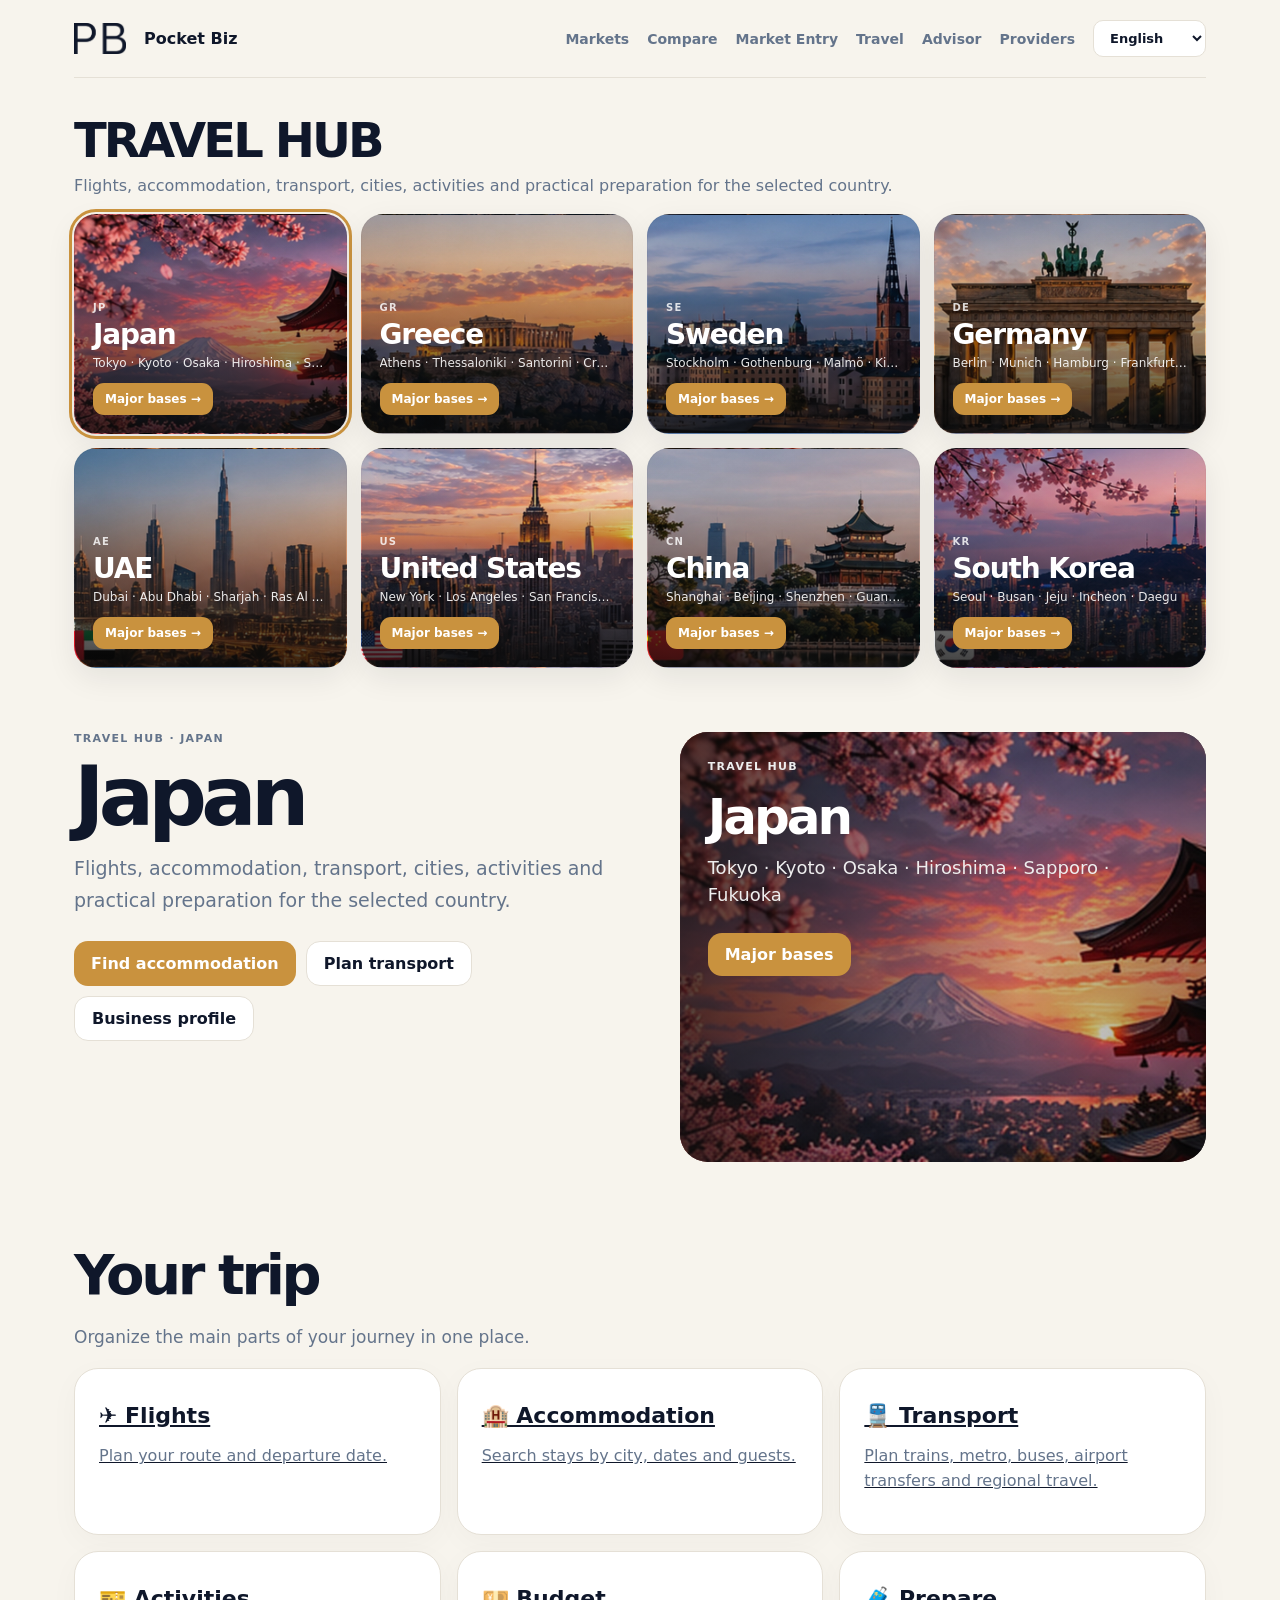
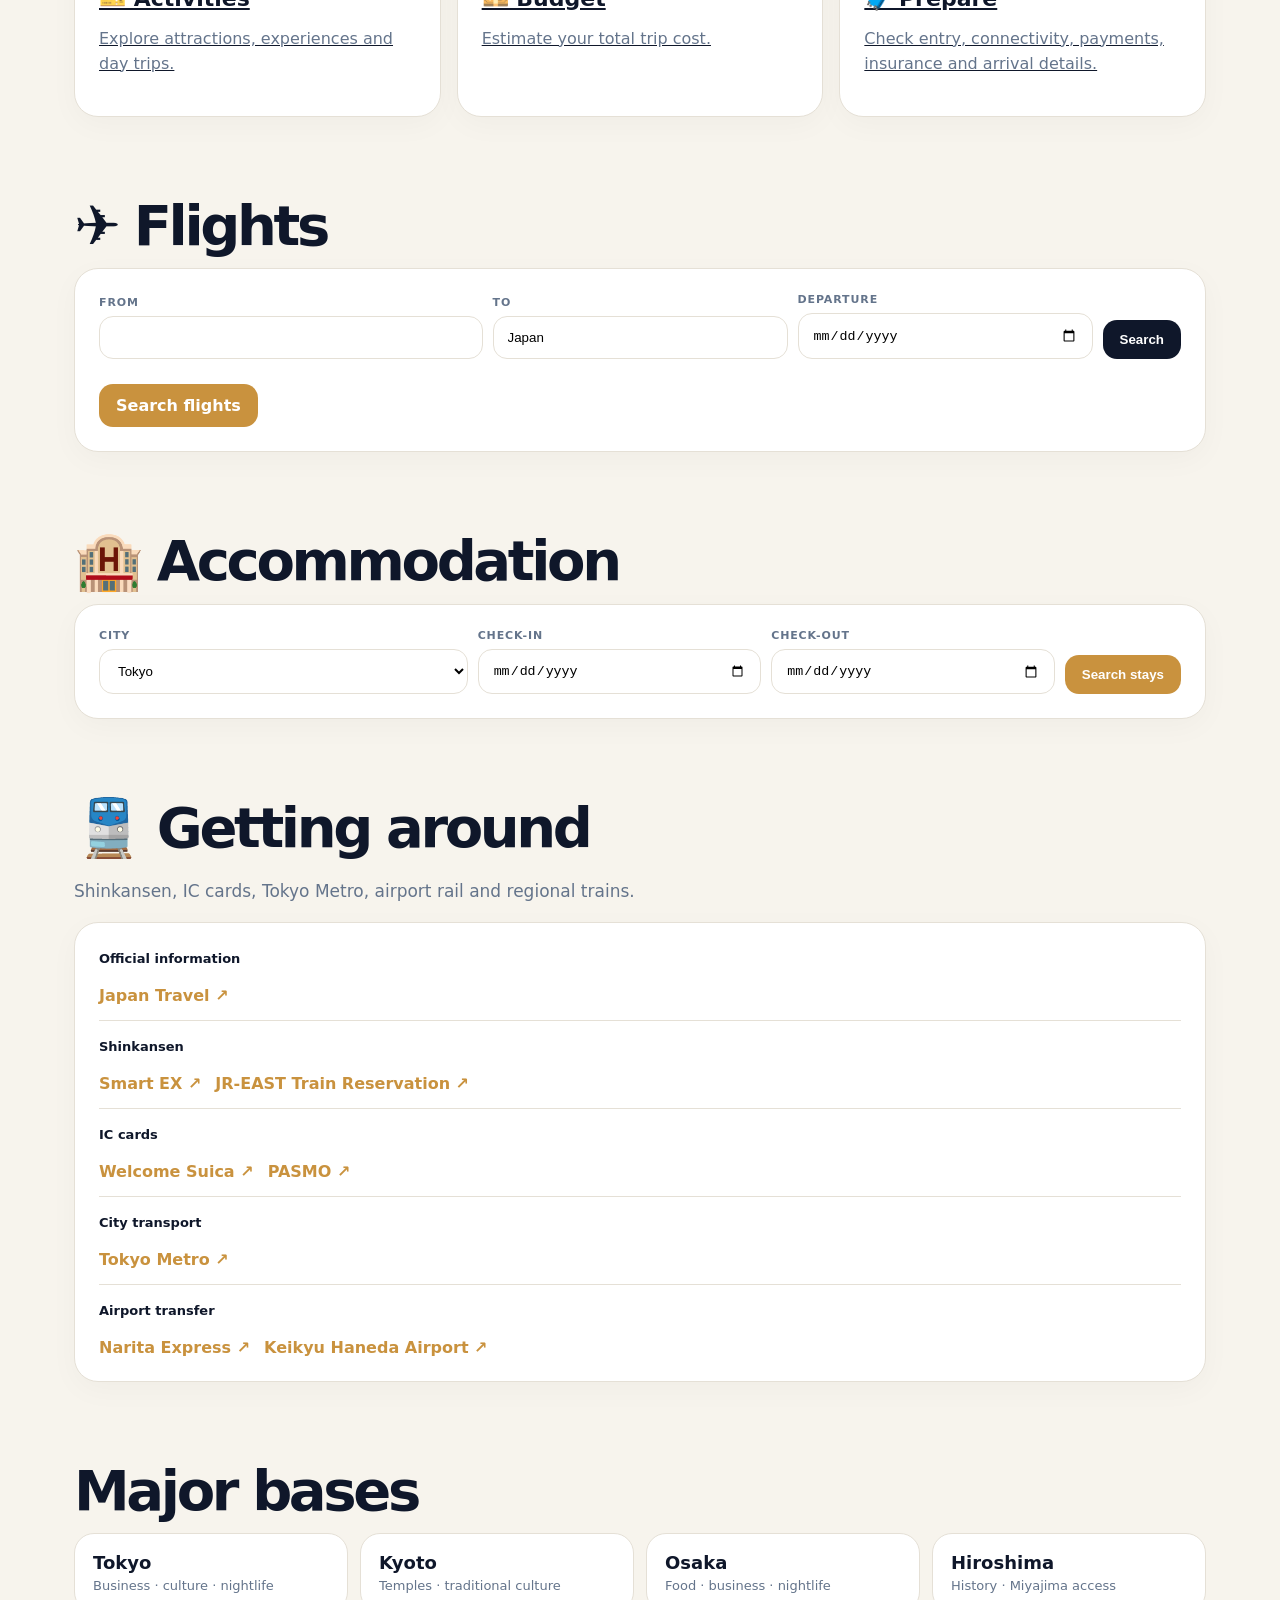
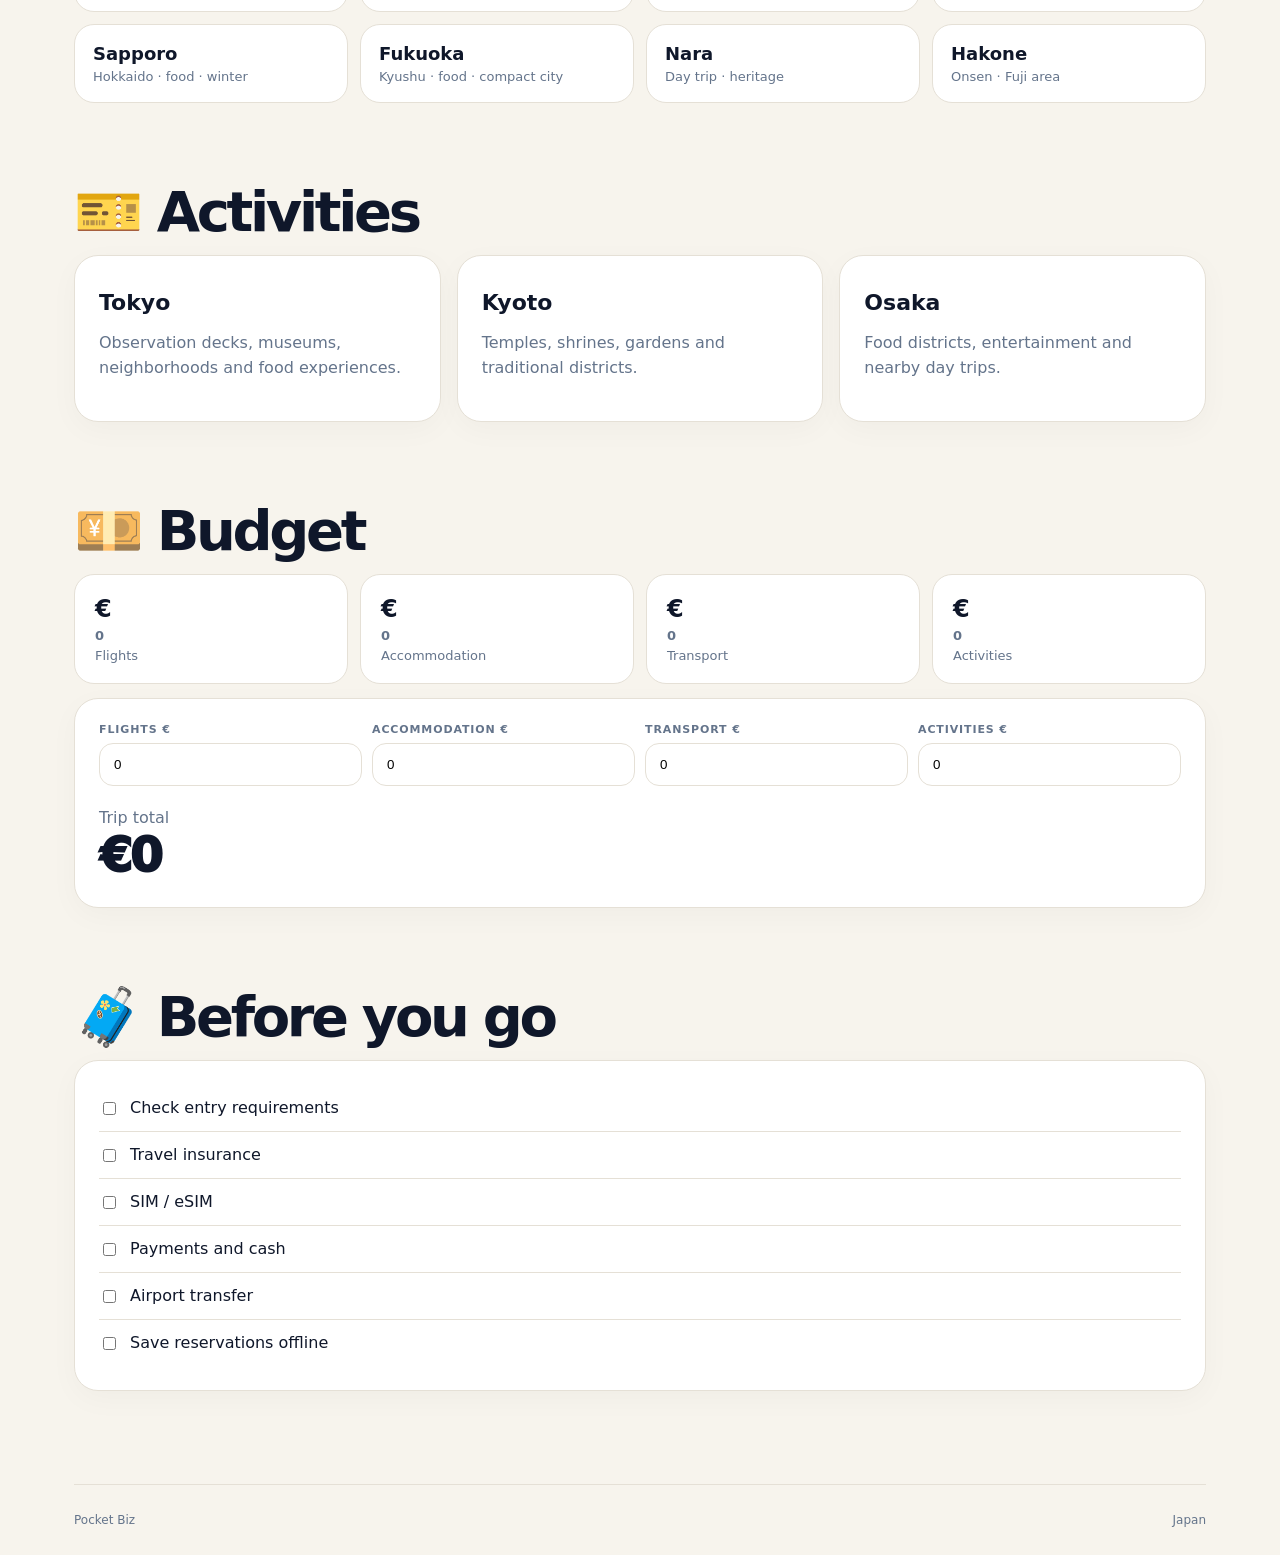
<file: travel.html>
<!doctype html><html lang="en"><head><link rel="icon" type="image/x-icon" href="/favicon.ico?v=43"><link rel="icon" type="image/png" sizes="256x256" href="/favicon.png?v=43"><meta charset="utf-8"><meta name="viewport" content="width=device-width,initial-scale=1"><title>Pocket Biz · Travel</title><style>
:root{--bg:#F7F4ED;--panel:#FFFFFF;--text:#0F172A;--muted:#64748B;--line:#E5E0D6;--accent:#C9923E;--dark:#0F172A;--green:#16805C;--shadow:0 20px 55px rgba(15,23,42,.08)}*{box-sizing:border-box}body{margin:0;background:var(--bg);color:var(--text);font-family:Inter,ui-sans-serif,system-ui,-apple-system,BlinkMacSystemFont,"Segoe UI",sans-serif}a{color:inherit}.container{max-width:1180px;margin:auto;padding:0 24px}.nav{height:78px;display:flex;align-items:center;justify-content:space-between;border-bottom:1px solid var(--line)}.brand{display:flex;align-items:center;gap:12px;font-weight:900;text-decoration:none}.brand-mark{width:58px;height:48px;display:flex;align-items:center;justify-content:flex-start;overflow:visible}.brand-mark img{width:52px;height:auto;max-height:48px;display:block;object-fit:contain}.nav-links{display:flex;align-items:center;gap:18px}.nav-links a{text-decoration:none;font-size:14px;font-weight:800;color:var(--muted)}.nav-links a:hover{color:var(--text)}.language-control{display:flex;align-items:center}.lang-toggle{border:1px solid var(--line);background:#fff;border-radius:10px;padding:9px 12px;font:inherit;font-size:13px;font-weight:800;color:var(--text);cursor:pointer;min-width:112px}.sr-only{position:absolute;width:1px;height:1px;padding:0;margin:-1px;overflow:hidden;clip:rect(0,0,0,0);white-space:nowrap;border:0}.hero{padding:64px 0 42px;display:grid;grid-template-columns:1.05fr .95fr;gap:24px;align-items:stretch}.kicker{font-size:11px;text-transform:uppercase;letter-spacing:.12em;font-weight:900;color:var(--muted)}h1{font-size:clamp(48px,7vw,82px);line-height:.92;letter-spacing:-.07em;margin:14px 0}.lead{font-size:19px;line-height:1.65;color:var(--muted);max-width:690px}.actions{display:flex;gap:10px;flex-wrap:wrap;margin-top:25px}.btn{border:0;border-radius:14px;padding:12px 17px;background:var(--dark);color:#fff;text-decoration:none;font-weight:850;cursor:pointer;display:inline-flex;align-items:center;justify-content:center}.btn.gold{background:var(--accent)}.btn.secondary{background:#fff;color:var(--text);border:1px solid var(--line)}.destination-picker{padding:34px 0 0}.destination-picker-head{display:flex;align-items:end;justify-content:space-between;gap:18px;margin-bottom:16px}.destination-picker-title{font-size:clamp(30px,4vw,48px);letter-spacing:-.06em;margin:0}.destination-picker-sub{color:var(--muted);margin:6px 0 0;line-height:1.5}.destination-grid{display:grid;grid-template-columns:repeat(4,1fr);gap:14px}.destination-card{min-height:220px;border-radius:22px;overflow:hidden;position:relative;background-size:cover;background-position:center;display:flex;align-items:flex-end;text-decoration:none;color:#fff;border:1px solid rgba(0,0,0,.08);box-shadow:0 10px 30px rgba(15,23,42,.08);transition:transform .18s ease,box-shadow .18s ease}.destination-card:hover{transform:translateY(-3px);box-shadow:0 16px 38px rgba(28,24,18,.14)}.destination-card:before{content:"";position:absolute;inset:0;background:linear-gradient(180deg,rgba(10,10,10,.05) 20%,rgba(10,10,10,.78) 100%)}.destination-card-content{position:relative;z-index:1;padding:18px;width:100%}.destination-card-code{font-size:10px;text-transform:uppercase;letter-spacing:.12em;font-weight:900;opacity:.82}.destination-card h3{font-size:28px;letter-spacing:-.04em;margin:5px 0}.destination-card-cities{font-size:12px;opacity:.9;white-space:nowrap;overflow:hidden;text-overflow:ellipsis}.destination-card-button{display:inline-flex;margin-top:13px;background:var(--accent);border-radius:11px;padding:9px 12px;font-size:12px;font-weight:900}.destination-card.selected{outline:3px solid var(--accent);outline-offset:2px}@media(max-width:900px){.destination-grid{grid-template-columns:1fr 1fr}}@media(max-width:620px){.destination-grid{grid-template-columns:1fr}.destination-picker-head{display:block}}.destination{border-radius:28px;min-height:430px;padding:28px;color:#fff;position:relative;overflow:hidden;display:flex;flex-direction:column;background:#3b3936}.destination-photo{position:absolute;inset:0;width:100%;height:100%;object-fit:cover;object-position:center;z-index:0}.destination:before{content:"";position:absolute;inset:0;background:linear-gradient(90deg,rgba(15,14,13,.72),rgba(15,14,13,.20) 65%,rgba(15,14,13,.35));z-index:1}.destination>*:not(.destination-photo){position:relative;z-index:2}.destination h2{font-size:50px;letter-spacing:-.06em;margin:15px 0 8px}.destination .cities{font-size:18px;color:#eee;line-height:1.5}.photo-credit{margin-top:auto;align-self:flex-end;color:#fff;opacity:.78;font-size:10px;text-decoration:underline}.section{padding:38px 0}.section-title{font-size:clamp(34px,5vw,56px);letter-spacing:-.06em;margin:0 0 10px}.sub{color:var(--muted);font-size:17px;line-height:1.6}.grid3{display:grid;grid-template-columns:repeat(3,1fr);gap:16px}.grid2{display:grid;grid-template-columns:repeat(2,1fr);gap:16px}.card,.panel{background:var(--panel);border:1px solid var(--line);border-radius:24px;padding:24px;box-shadow:0 8px 30px rgba(15,23,42,.03)}.card h3{margin:10px 0 8px;font-size:22px}.card p{color:var(--muted);line-height:1.55}.city-grid{display:grid;grid-template-columns:repeat(4,1fr);gap:12px}.city{padding:18px;border:1px solid var(--line);border-radius:20px;background:#fff}.city b{font-size:18px}.city span{display:block;color:var(--muted);font-size:13px;margin-top:5px}.transport-group{padding:4px 0 15px;border-bottom:1px solid var(--line);margin-bottom:14px}.transport-group:last-child{border-bottom:0;margin-bottom:0;padding-bottom:0}.transport-group h4{margin:0 0 7px;font-size:13px}.transport-links{display:flex;flex-wrap:wrap;gap:8px 14px}.travel-link{display:inline-flex;align-items:center;gap:6px;margin-top:13px;color:var(--accent);font-weight:900;text-decoration:none}.travel-link:hover{text-decoration:underline}.search-panel{display:grid;grid-template-columns:1.3fr 1fr 1fr auto;gap:10px;align-items:end}.field label{display:block;font-size:11px;text-transform:uppercase;letter-spacing:.08em;font-weight:900;color:var(--muted);margin-bottom:7px}.input,.select{width:100%;border:1px solid var(--line);background:#fff;border-radius:14px;padding:13px 14px;outline:none}.cost-grid{display:grid;grid-template-columns:repeat(4,1fr);gap:12px}.cost{padding:20px;background:#fff;border:1px solid var(--line);border-radius:20px}.cost b{font-size:24px}.cost span{display:block;color:var(--muted);font-size:13px;margin-top:5px}.checklist{display:grid}.check{display:flex;gap:11px;padding:13px 0;border-bottom:1px solid var(--line)}.check:last-child{border-bottom:0}.check input{margin-top:4px}.notice{background:#FBF9F5;border:1px solid var(--line);border-radius:18px;padding:16px;line-height:1.6;color:var(--muted);margin-top:16px}.result{margin-top:16px;border-top:1px solid var(--line);padding-top:16px}.result-row{display:grid;grid-template-columns:1fr auto;gap:15px;align-items:center;padding:15px 0;border-bottom:1px solid var(--line)}.result-row:last-child{border-bottom:0}.tag{display:inline-block;background:#F1ECE2;color:#6B5538;border-radius:999px;padding:6px 9px;font-size:11px;font-weight:850}.footer{border-top:1px solid var(--line);padding:28px 0;margin-top:55px;color:var(--muted);font-size:12px;display:flex;justify-content:space-between}@media(max-width:900px){.hero{grid-template-columns:1fr}.grid3{grid-template-columns:1fr 1fr}.search-panel{grid-template-columns:1fr 1fr}.city-grid,.cost-grid{grid-template-columns:1fr 1fr}}@media(max-width:620px){.nav-links a{display:none}.container{padding:0 16px}.grid3,.grid2,.search-panel,.city-grid,.cost-grid{grid-template-columns:1fr}}
</style></head><body><div class="container"><nav class="nav"><a class="brand" href="index.html"><span class="brand-mark"><img src="pocket-biz-logo-navy.png" alt="Pocket Biz logo"></span><span>Pocket Biz</span></a><div class="nav-links"><a id="marketsLink" href="markets.html"></a><a id="compareLink" href="compare.html"></a><a id="entryLink" href="market-entry.html"></a><a id="travelLink" href="travel.html"></a><a id="advisorLink" href="advisor.html"></a><a id="providersLink" href="providers.html"></a><label class="language-control"><span class="sr-only" id="languageLabel">Language</span><select id="languageSelect" class="lang-toggle" aria-labelledby="languageLabel"><option value="en">English</option><option value="ja">日本語</option><option value="el">Ελληνικά</option></select></label></div></nav><main id="app"></main><footer class="footer"><span>Pocket Biz</span><span id="footerText"></span></footer></div><script>
const DATA={"countries": [{"code": "JP", "flag": "🇯🇵", "difficulty": 8, "opportunity": 9, "contacts": 12, "region": {"en": "Asia", "ja": "アジア", "el": "Ασία"}, "name": {"en": "Japan", "ja": "日本", "el": "Ιαπωνία"}, "tags": {"en": ["Formal", "Indirect", "Consensus"], "ja": ["フォーマル", "間接的", "合意重視"], "el": ["Τυπική", "Έμμεση", "Συναίνεση"]}, "summary": {"en": "A structured and relationship-sensitive market where trust, patience, respect, and preparation matter.", "ja": "信頼、忍耐、敬意、準備が重要な、構造的で関係性を重視する市場です。", "el": "Μια δομημένη αγορά όπου η εμπιστοσύνη, η υπομονή, ο σεβασμός και η προετοιμασία παίζουν σημαντικό ρόλο."}, "culture": {"en": "Communication is often indirect. Group consensus can be important before final decisions.", "ja": "コミュニケーションは間接的なことが多く、最終決定には合意形成が重要です。", "el": "Η επικοινωνία είναι συχνά έμμεση. Η ομαδική συναίνεση μπορεί να είναι σημαντική πριν από τις τελικές αποφάσεις."}, "etiquette": {"en": "Business cards, polite introductions, punctuality, and careful listening are important.", "ja": "名刺、礼儀正しい挨拶、時間厳守、丁寧に聞く姿勢が重要です。", "el": "Οι επαγγελματικές κάρτες, οι ευγενικές συστάσεις, η συνέπεια στην ώρα και η προσεκτική ακρόαση είναι σημαντικά."}, "laws": {"en": "Company setup and visas require careful preparation.", "ja": "会社設立やビザには慎重な準備が必要です。", "el": "Η ίδρυση εταιρείας και οι βίζες απαιτούν προσεκτική προετοιμασία."}, "market": {"en": "Technology, manufacturing, robotics, gaming, design, food, tourism, and premium consumer products.", "ja": "テクノロジー、製造、ロボット、ゲーム、デザイン、食品、観光、高付加価値消費財。", "el": "Τεχνολογία, μεταποίηση, ρομποτική, gaming, design, τρόφιμα, τουρισμός και premium καταναλωτικά προϊόντα."}, "dos": {"en": ["Bring business cards.", "Be punctual.", "Build trust before pushing decisions."], "ja": ["名刺を持参する。", "時間を守る。", "決定を急がず信頼を築く。"], "el": ["Να έχεις επαγγελματικές κάρτες.", "Να είσαι στην ώρα σου.", "Χτίσε εμπιστοσύνη πριν πιέσεις για αποφάσεις."]}, "donts": {"en": ["Do not publicly embarrass someone.", "Do not rush consensus.", "Do not mistake silence for agreement."], "ja": ["人前で相手に恥をかかせない。", "合意形成を急がない。", "沈黙を同意と決めつけない。"], "el": ["Μην φέρνεις κάποιον σε δύσκολη θέση δημόσια.", "Μην βιάζεις τη συναίνεση.", "Μην θεωρείς ότι η σιωπή σημαίνει συμφωνία."]}}, {"code": "GR", "flag": "🇬🇷", "difficulty": 4, "opportunity": 6, "contacts": 5, "region": {"en": "Europe", "ja": "ヨーロッパ", "el": "Ευρώπη"}, "name": {"en": "Greece", "ja": "ギリシャ", "el": "Ελλάδα"}, "tags": {"en": ["Relationship-led", "Flexible", "Trust-based"], "ja": ["関係重視", "柔軟", "信頼重視"], "el": ["Σχέσεις", "Ευελιξία", "Εμπιστοσύνη"]}, "summary": {"en": "A relationship-oriented market where personal trust, conversation, and networks often matter deeply.", "ja": "個人的な信頼、会話、人脈が大きな意味を持つ関係重視の市場です。", "el": "Μια αγορά όπου οι σχέσεις, η προσωπική εμπιστοσύνη, η συζήτηση και τα δίκτυα παίζουν μεγάλο ρόλο."}, "culture": {"en": "Communication can be expressive and personal.", "ja": "コミュニケーションは表現豊かで個人的です。", "el": "Η επικοινωνία μπορεί να είναι εκφραστική και προσωπική."}, "etiquette": {"en": "Expect conversation before business. Coffee meetings and introductions can help.", "ja": "商談前の会話が重要です。コーヒーでの面談や紹介が役立ちます。", "el": "Περίμενε συζήτηση πριν το καθαρό business. Οι καφέδες και οι συστάσεις συχνά βοηθούν."}, "laws": {"en": "Bureaucracy can be slow. Company setup and tax obligations require attention.", "ja": "手続きに時間がかかる場合があります。会社設立と税務には注意が必要です。", "el": "Η γραφειοκρατία μπορεί να είναι αργή. Η ίδρυση εταιρείας και οι φορολογικές υποχρεώσεις χρειάζονται προσοχή."}, "market": {"en": "Tourism, food, shipping, energy, real estate, hospitality, and local services.", "ja": "観光、食品、海運、エネルギー、不動産、ホスピタリティ、地域サービス。", "el": "Τουρισμός, τρόφιμα, ναυτιλία, ενέργεια, ακίνητα, φιλοξενία και τοπικές υπηρεσίες."}, "dos": {"en": ["Build personal trust.", "Confirm details in writing.", "Be patient with bureaucracy."], "ja": ["信頼を築く。", "詳細を書面で確認する。", "手続きには忍耐を持つ。"], "el": ["Χτίσε προσωπική εμπιστοσύνη.", "Επιβεβαίωσε λεπτομέρειες γραπτώς.", "Να έχεις υπομονή με τη γραφειοκρατία."]}, "donts": {"en": ["Do not rely only on verbal agreements.", "Do not ignore relationships.", "Do not expect everything instantly."], "ja": ["口約束だけに頼らない。", "関係性を軽視しない。", "すべてがすぐ進むと期待しない。"], "el": ["Μη βασίζεσαι μόνο σε προφορικές συμφωνίες.", "Μην αγνοείς τις σχέσεις.", "Μην περιμένεις όλα να γίνουν αμέσως."]}}, {"code": "SE", "flag": "🇸🇪", "difficulty": 5, "opportunity": 7, "contacts": 7, "region": {"en": "Europe", "ja": "ヨーロッパ", "el": "Ευρώπη"}, "name": {"en": "Sweden", "ja": "スウェーデン", "el": "Σουηδία"}, "tags": {"en": ["Flat hierarchy", "Direct", "Consensus"], "ja": ["フラット", "直接的", "合意重視"], "el": ["Χαμηλή ιεραρχία", "Άμεση", "Συναίνεση"]}, "summary": {"en": "A transparent, structured market with low hierarchy, strong planning, and high expectations for reliability.", "ja": "階層が低く、計画性と信頼性が重視される透明性の高い市場です。", "el": "Μια διαφανής και δομημένη αγορά με χαμηλή ιεραρχία, ισχυρό προγραμματισμό και υψηλές απαιτήσεις αξιοπιστίας."}, "culture": {"en": "Communication is direct but calm. Teams value equality, planning, and consensus.", "ja": "コミュニケーションは直接的ですが落ち着いています。平等、計画、合意が重視されます。", "el": "Η επικοινωνία είναι άμεση αλλά ήρεμη. Οι ομάδες δίνουν αξία στην ισότητα, τον προγραμματισμό και τη συναίνεση."}, "etiquette": {"en": "Be on time. Keep meetings focused. Avoid aggressive selling.", "ja": "時間を守り、会議は簡潔に。強引な営業は避けるべきです。", "el": "Να είσαι στην ώρα σου. Κράτα τα meetings συγκεντρωμένα. Απόφυγε το επιθετικό selling."}, "laws": {"en": "Employment protection, tax rules, and registration are structured.", "ja": "雇用保護、税制、事業登録が整備されています。", "el": "Η προστασία εργασίας, οι φορολογικοί κανόνες και οι εγγραφές είναι δομημένα."}, "market": {"en": "Sustainability, tech, gaming, engineering, design, health, and digital services.", "ja": "サステナビリティ、テック、ゲーム、工学、デザイン、医療、デジタルサービス。", "el": "Βιωσιμότητα, τεχνολογία, gaming, engineering, design, υγεία και ψηφιακές υπηρεσίες."}, "dos": {"en": ["Be punctual.", "Use factual communication.", "Respect work-life boundaries."], "ja": ["時間を守る。", "事実ベースで説明する。", "仕事と私生活の境界を尊重する。"], "el": ["Να είσαι συνεπής στην ώρα.", "Χρησιμοποίησε τεκμηριωμένη επικοινωνία.", "Σεβάσου τα όρια εργασίας και προσωπικής ζωής."]}, "donts": {"en": ["Do not oversell aggressively.", "Do not ignore planning.", "Do not act superior because of title."], "ja": ["強引に売り込まない。", "計画を軽視しない。", "肩書きで偉そうにしない。"], "el": ["Μην κάνεις επιθετικό overselling.", "Μην αγνοείς τον προγραμματισμό.", "Μην φέρεσαι ανώτερα λόγω τίτλου."]}}, {"code": "DE", "flag": "🇩🇪", "difficulty": 6, "opportunity": 8, "contacts": 8, "region": {"en": "Europe", "ja": "ヨーロッパ", "el": "Ευρώπη"}, "name": {"en": "Germany", "ja": "ドイツ", "el": "Γερμανία"}, "tags": {"en": ["Structured", "Direct", "Rule-based"], "ja": ["構造的", "直接的", "ルール重視"], "el": ["Δομημένη", "Άμεση", "Κανόνες"]}, "summary": {"en": "Germany is an important market with its own culture, regulations, opportunities, and local business expectations.", "ja": "ドイツは独自の文化、規制、機会、現地ビジネス慣習を持つ重要な市場です。", "el": "Η αγορά Γερμανία έχει δική της κουλτούρα, κανονισμούς, ευκαιρίες και τοπικές επιχειρηματικές προσδοκίες."}, "culture": {"en": "Understand communication style, hierarchy, trust-building, and meeting expectations before entering.", "ja": "参入前に、コミュニケーションスタイル、階層、信頼構築、会議の期待を理解する必要があります。", "el": "Πριν την είσοδο, χρειάζεται κατανόηση επικοινωνίας, ιεραρχίας, εμπιστοσύνης και προσδοκιών στα meetings."}, "etiquette": {"en": "Prepare for local meeting norms, introductions, punctuality, and negotiation behavior.", "ja": "現地の会議マナー、紹介、時間感覚、交渉行動に備えましょう。", "el": "Προετοιμάσου για τοπικά meeting norms, συστάσεις, συνέπεια στην ώρα και διαπραγματεύσεις."}, "laws": {"en": "Legal setup, tax, permits, and employment rules should be checked with local professionals.", "ja": "法務セットアップ、税務、許認可、雇用ルールは現地専門家に確認するべきです。", "el": "Νομικό setup, φορολογία, άδειες και εργατικοί κανόνες πρέπει να ελεγχθούν με τοπικούς ειδικούς."}, "market": {"en": "Market research, local partners, customer behavior, and distribution channels are key.", "ja": "市場調査、現地パートナー、消費者行動、流通チャネルが重要です。", "el": "Έρευνα αγοράς, τοπικοί συνεργάτες, συμπεριφορά πελατών και κανάλια διανομής είναι κρίσιμα."}, "dos": {"en": ["Research local rules.", "Find reliable contacts.", "Validate demand before expanding."], "ja": ["現地ルールを調査する。", "信頼できる連絡先を見つける。", "拡大前に需要を検証する。"], "el": ["Έλεγξε τοπικούς κανόνες.", "Βρες αξιόπιστες επαφές.", "Κάνε validation ζήτησης πριν επεκταθείς."]}, "donts": {"en": ["Do not assume your home market rules apply.", "Do not ignore cultural expectations.", "Do not enter without local support."], "ja": ["自国のルールが通用すると考えない。", "文化的期待を無視しない。", "現地支援なしで参入しない。"], "el": ["Μην θεωρείς ότι ισχύουν οι κανόνες της δικής σου αγοράς.", "Μην αγνοείς πολιτισμικές προσδοκίες.", "Μην μπαίνεις χωρίς τοπική υποστήριξη."]}}, {"code": "AE", "flag": "🇦🇪", "difficulty": 7, "opportunity": 9, "contacts": 9, "region": {"en": "Middle East", "ja": "中東", "el": "Μέση Ανατολή"}, "name": {"en": "UAE", "ja": "UAE", "el": "ΗΑΕ"}, "tags": {"en": ["Formal", "Network-led", "Fast-growing"], "ja": ["フォーマル", "人脈重視", "成長市場"], "el": ["Τυπική", "Δίκτυα", "Ταχεία ανάπτυξη"]}, "summary": {"en": "UAE is an important market with its own culture, regulations, opportunities, and local business expectations.", "ja": "UAEは独自の文化、規制、機会、現地ビジネス慣習を持つ重要な市場です。", "el": "Η αγορά ΗΑΕ έχει δική της κουλτούρα, κανονισμούς, ευκαιρίες και τοπικές επιχειρηματικές προσδοκίες."}, "culture": {"en": "Understand communication style, hierarchy, trust-building, and meeting expectations before entering.", "ja": "参入前に、コミュニケーションスタイル、階層、信頼構築、会議の期待を理解する必要があります。", "el": "Πριν την είσοδο, χρειάζεται κατανόηση επικοινωνίας, ιεραρχίας, εμπιστοσύνης και προσδοκιών στα meetings."}, "etiquette": {"en": "Prepare for local meeting norms, introductions, punctuality, and negotiation behavior.", "ja": "現地の会議マナー、紹介、時間感覚、交渉行動に備えましょう。", "el": "Προετοιμάσου για τοπικά meeting norms, συστάσεις, συνέπεια στην ώρα και διαπραγματεύσεις."}, "laws": {"en": "Legal setup, tax, permits, and employment rules should be checked with local professionals.", "ja": "法務セットアップ、税務、許認可、雇用ルールは現地専門家に確認するべきです。", "el": "Νομικό setup, φορολογία, άδειες και εργατικοί κανόνες πρέπει να ελεγχθούν με τοπικούς ειδικούς."}, "market": {"en": "Market research, local partners, customer behavior, and distribution channels are key.", "ja": "市場調査、現地パートナー、消費者行動、流通チャネルが重要です。", "el": "Έρευνα αγοράς, τοπικοί συνεργάτες, συμπεριφορά πελατών και κανάλια διανομής είναι κρίσιμα."}, "dos": {"en": ["Research local rules.", "Find reliable contacts.", "Validate demand before expanding."], "ja": ["現地ルールを調査する。", "信頼できる連絡先を見つける。", "拡大前に需要を検証する。"], "el": ["Έλεγξε τοπικούς κανόνες.", "Βρες αξιόπιστες επαφές.", "Κάνε validation ζήτησης πριν επεκταθείς."]}, "donts": {"en": ["Do not assume your home market rules apply.", "Do not ignore cultural expectations.", "Do not enter without local support."], "ja": ["自国のルールが通用すると考えない。", "文化的期待を無視しない。", "現地支援なしで参入しない。"], "el": ["Μην θεωρείς ότι ισχύουν οι κανόνες της δικής σου αγοράς.", "Μην αγνοείς πολιτισμικές προσδοκίες.", "Μην μπαίνεις χωρίς τοπική υποστήριξη."]}}, {"code": "US", "flag": "🇺🇸", "difficulty": 5, "opportunity": 9, "contacts": 11, "region": {"en": "North America", "ja": "北米", "el": "Βόρεια Αμερική"}, "name": {"en": "United States", "ja": "アメリカ", "el": "Ηνωμένες Πολιτείες"}, "tags": {"en": ["Direct", "Fast-paced", "Pitch-oriented"], "ja": ["直接的", "スピード重視", "ピッチ重視"], "el": ["Άμεση", "Γρήγορη", "Pitch"]}, "summary": {"en": "United States is an important market with its own culture, regulations, opportunities, and local business expectations.", "ja": "アメリカは独自の文化、規制、機会、現地ビジネス慣習を持つ重要な市場です。", "el": "Η αγορά Ηνωμένες Πολιτείες έχει δική της κουλτούρα, κανονισμούς, ευκαιρίες και τοπικές επιχειρηματικές προσδοκίες."}, "culture": {"en": "Understand communication style, hierarchy, trust-building, and meeting expectations before entering.", "ja": "参入前に、コミュニケーションスタイル、階層、信頼構築、会議の期待を理解する必要があります。", "el": "Πριν την είσοδο, χρειάζεται κατανόηση επικοινωνίας, ιεραρχίας, εμπιστοσύνης και προσδοκιών στα meetings."}, "etiquette": {"en": "Prepare for local meeting norms, introductions, punctuality, and negotiation behavior.", "ja": "現地の会議マナー、紹介、時間感覚、交渉行動に備えましょう。", "el": "Προετοιμάσου για τοπικά meeting norms, συστάσεις, συνέπεια στην ώρα και διαπραγματεύσεις."}, "laws": {"en": "Legal setup, tax, permits, and employment rules should be checked with local professionals.", "ja": "法務セットアップ、税務、許認可、雇用ルールは現地専門家に確認するべきです。", "el": "Νομικό setup, φορολογία, άδειες και εργατικοί κανόνες πρέπει να ελεγχθούν με τοπικούς ειδικούς."}, "market": {"en": "Market research, local partners, customer behavior, and distribution channels are key.", "ja": "市場調査、現地パートナー、消費者行動、流通チャネルが重要です。", "el": "Έρευνα αγοράς, τοπικοί συνεργάτες, συμπεριφορά πελατών και κανάλια διανομής είναι κρίσιμα."}, "dos": {"en": ["Research local rules.", "Find reliable contacts.", "Validate demand before expanding."], "ja": ["現地ルールを調査する。", "信頼できる連絡先を見つける。", "拡大前に需要を検証する。"], "el": ["Έλεγξε τοπικούς κανόνες.", "Βρες αξιόπιστες επαφές.", "Κάνε validation ζήτησης πριν επεκταθείς."]}, "donts": {"en": ["Do not assume your home market rules apply.", "Do not ignore cultural expectations.", "Do not enter without local support."], "ja": ["自国のルールが通用すると考えない。", "文化的期待を無視しない。", "現地支援なしで参入しない。"], "el": ["Μην θεωρείς ότι ισχύουν οι κανόνες της δικής σου αγοράς.", "Μην αγνοείς πολιτισμικές προσδοκίες.", "Μην μπαίνεις χωρίς τοπική υποστήριξη."]}}, {"code": "CN", "flag": "🇨🇳", "difficulty": 8, "opportunity": 9, "contacts": 10, "region": {"en": "Asia", "ja": "アジア", "el": "Ασία"}, "name": {"en": "China", "ja": "中国", "el": "Κίνα"}, "tags": {"en": ["Relationship-based", "Hierarchical", "Scale-driven"], "ja": ["関係重視", "階層的", "規模重視"], "el": ["Σχέσεις", "Ιεραρχία", "Κλίμακα"]}, "summary": {"en": "China is an important market with its own culture, regulations, opportunities, and local business expectations.", "ja": "中国は独自の文化、規制、機会、現地ビジネス慣習を持つ重要な市場です。", "el": "Η αγορά Κίνα έχει δική της κουλτούρα, κανονισμούς, ευκαιρίες και τοπικές επιχειρηματικές προσδοκίες."}, "culture": {"en": "Understand communication style, hierarchy, trust-building, and meeting expectations before entering.", "ja": "参入前に、コミュニケーションスタイル、階層、信頼構築、会議の期待を理解する必要があります。", "el": "Πριν την είσοδο, χρειάζεται κατανόηση επικοινωνίας, ιεραρχίας, εμπιστοσύνης και προσδοκιών στα meetings."}, "etiquette": {"en": "Prepare for local meeting norms, introductions, punctuality, and negotiation behavior.", "ja": "現地の会議マナー、紹介、時間感覚、交渉行動に備えましょう。", "el": "Προετοιμάσου για τοπικά meeting norms, συστάσεις, συνέπεια στην ώρα και διαπραγματεύσεις."}, "laws": {"en": "Legal setup, tax, permits, and employment rules should be checked with local professionals.", "ja": "法務セットアップ、税務、許認可、雇用ルールは現地専門家に確認するべきです。", "el": "Νομικό setup, φορολογία, άδειες και εργατικοί κανόνες πρέπει να ελεγχθούν με τοπικούς ειδικούς."}, "market": {"en": "Market research, local partners, customer behavior, and distribution channels are key.", "ja": "市場調査、現地パートナー、消費者行動、流通チャネルが重要です。", "el": "Έρευνα αγοράς, τοπικοί συνεργάτες, συμπεριφορά πελατών και κανάλια διανομής είναι κρίσιμα."}, "dos": {"en": ["Research local rules.", "Find reliable contacts.", "Validate demand before expanding."], "ja": ["現地ルールを調査する。", "信頼できる連絡先を見つける。", "拡大前に需要を検証する。"], "el": ["Έλεγξε τοπικούς κανόνες.", "Βρες αξιόπιστες επαφές.", "Κάνε validation ζήτησης πριν επεκταθείς."]}, "donts": {"en": ["Do not assume your home market rules apply.", "Do not ignore cultural expectations.", "Do not enter without local support."], "ja": ["自国のルールが通用すると考えない。", "文化的期待を無視しない。", "現地支援なしで参入しない。"], "el": ["Μην θεωρείς ότι ισχύουν οι κανόνες της δικής σου αγοράς.", "Μην αγνοείς πολιτισμικές προσδοκίες.", "Μην μπαίνεις χωρίς τοπική υποστήριξη."]}}, {"code": "KR", "flag": "🇰🇷", "difficulty": 7, "opportunity": 8, "contacts": 6, "region": {"en": "Asia", "ja": "アジア", "el": "Ασία"}, "name": {"en": "South Korea", "ja": "韓国", "el": "Νότια Κορέα"}, "tags": {"en": ["Fast-paced", "Hierarchical", "Tech-forward"], "ja": ["スピード重視", "階層的", "テック志向"], "el": ["Γρήγορη", "Ιεραρχική", "Τεχνολογία"]}, "summary": {"en": "South Korea is an important market with its own culture, regulations, opportunities, and local business expectations.", "ja": "韓国は独自の文化、規制、機会、現地ビジネス慣習を持つ重要な市場です。", "el": "Η αγορά Νότια Κορέα έχει δική της κουλτούρα, κανονισμούς, ευκαιρίες και τοπικές επιχειρηματικές προσδοκίες."}, "culture": {"en": "Understand communication style, hierarchy, trust-building, and meeting expectations before entering.", "ja": "参入前に、コミュニケーションスタイル、階層、信頼構築、会議の期待を理解する必要があります。", "el": "Πριν την είσοδο, χρειάζεται κατανόηση επικοινωνίας, ιεραρχίας, εμπιστοσύνης και προσδοκιών στα meetings."}, "etiquette": {"en": "Prepare for local meeting norms, introductions, punctuality, and negotiation behavior.", "ja": "現地の会議マナー、紹介、時間感覚、交渉行動に備えましょう。", "el": "Προετοιμάσου για τοπικά meeting norms, συστάσεις, συνέπεια στην ώρα και διαπραγματεύσεις."}, "laws": {"en": "Legal setup, tax, permits, and employment rules should be checked with local professionals.", "ja": "法務セットアップ、税務、許認可、雇用ルールは現地専門家に確認するべきです。", "el": "Νομικό setup, φορολογία, άδειες και εργατικοί κανόνες πρέπει να ελεγχθούν με τοπικούς ειδικούς."}, "market": {"en": "Market research, local partners, customer behavior, and distribution channels are key.", "ja": "市場調査、現地パートナー、消費者行動、流通チャネルが重要です。", "el": "Έρευνα αγοράς, τοπικοί συνεργάτες, συμπεριφορά πελατών και κανάλια διανομής είναι κρίσιμα."}, "dos": {"en": ["Research local rules.", "Find reliable contacts.", "Validate demand before expanding."], "ja": ["現地ルールを調査する。", "信頼できる連絡先を見つける。", "拡大前に需要を検証する。"], "el": ["Έλεγξε τοπικούς κανόνες.", "Βρες αξιόπιστες επαφές.", "Κάνε validation ζήτησης πριν επεκταθείς."]}, "donts": {"en": ["Do not assume your home market rules apply.", "Do not ignore cultural expectations.", "Do not enter without local support."], "ja": ["自国のルールが通用すると考えない。", "文化的期待を無視しない。", "現地支援なしで参入しない。"], "el": ["Μην θεωρείς ότι ισχύουν οι κανόνες της δικής σου αγοράς.", "Μην αγνοείς πολιτισμικές προσδοκίες.", "Μην μπαίνεις χωρίς τοπική υποστήριξη."]}}], "ui": {"en": {"navDemo": "Demo", "navContacts": "Contacts", "navTools": "Tools", "navInterest": "Interest", "kicker": "International business preparation, made practical", "heroTitle": "Understand a market before you enter it.", "heroLead": "Pocket Biz helps entrepreneurs, professionals, and business travelers understand culture, etiquette, regulations, risks, real experiences, local contacts, costs, timelines, and official resources before entering a foreign market.", "openPreview": "Open Preview", "interested": "I'm Interested", "listCompany": "List Your Company", "starter": "starter countries", "review": "review concept", "listing": "provider listing model", "search": "Search countries or topics...", "allRegions": "All regions", "why": "Why Pocket Biz?", "whyText": "Entering a new market is difficult because essential information is scattered across legal websites, reports, blogs, country guides, and personal experiences. Pocket Biz brings the practical pieces together.", "cultureMarket": "Culture + law + market", "cultureMarketText": "Country profiles explain etiquette, regulations, opportunities, risks, mistakes, costs, and official resources.", "contactsFeature": "Market-entry contacts", "contactsFeatureText": "Local providers can apply to be listed for company setup, tax, law, translation, relocation, and market research.", "communityFeature": "Community + AI review", "communityFeatureText": "Users can submit real experiences, then AI can help filter, summarize, categorize, and flag weak or biased submissions.", "toolsTitle": "Market Entry Tools", "toolsText": "Useful sections for practical market preparation.", "riskTitle": "Risk Meter", "mistakesTitle": "Top Mistakes Foreigners Make", "costTitle": "Cost of Market Entry", "timelineTitle": "Market Entry Timeline", "checklistTitle": "Market Entry Checklist", "contactsTitle": "Market Entry Contacts", "providerTitle": "For Service Providers", "shareTitle": "Share a Country Insight", "briefTitle": "AI Country Brief", "founderTitle": "Founder Story", "interestTitle": "Interested in Pocket Biz?", "difficulty": "Difficulty", "cultureDifficulty": "Culture Difficulty", "opportunity": "Opportunity", "contacts": "Contacts", "bestFor": "Best for", "marketPrep": "Market preparation", "businessGuide": "Business guide", "culture": "Culture", "etiquette": "Etiquette", "law": "Law basics", "market": "Market", "do": "Do", "dont": "Don't", "footer": "Culture • Law • Market • Contacts • AI Review"}, "ja": {"navDemo": "デモ", "navContacts": "連絡先", "navTools": "ツール", "navInterest": "興味あり", "kicker": "国際ビジネス準備を、実用的に", "heroTitle": "市場に参入する前に、その市場を理解する。", "heroLead": "Pocket Bizは、起業家、ビジネスパーソン、出張者が海外市場に入る前に、文化、マナー、規制、リスク、実体験、現地連絡先、費用、タイムライン、公式情報を理解するためのプラットフォームです。", "openPreview": "プレビューを見る", "interested": "興味があります", "listCompany": "会社を掲載する", "starter": "初期対応国", "review": "レビュー構想", "listing": "掲載モデル", "search": "国やトピックを検索...", "allRegions": "すべての地域", "why": "なぜPocket Bizか？", "whyText": "新しい市場への参入は簡単ではありません。重要な情報は法律サイト、レポート、ブログ、国別ガイド、個人の経験に分散しています。Pocket Bizは、それらの実用的な情報を一つにまとめます。", "cultureMarket": "文化・法律・市場", "cultureMarketText": "国別プロフィールでは、マナー、規制、機会、リスク、失敗例、コスト、公式情報を説明します。", "contactsFeature": "市場参入の連絡先", "contactsFeatureText": "会社設立、税務、法律、翻訳、移住、市場調査を支援する現地プロバイダーを掲載できます。", "communityFeature": "コミュニティ + AIレビュー", "communityFeatureText": "ユーザーが実体験を投稿し、AIが内容を確認、要約、分類し、弱い情報や偏った投稿を検出できます。", "toolsTitle": "市場参入ツール", "toolsText": "実用的な市場準備のためのセクションです。", "riskTitle": "例：日本のリスクメーター", "mistakesTitle": "外国人がしやすい失敗", "costTitle": "市場参入コスト", "timelineTitle": "市場参入タイムライン", "checklistTitle": "市場参入チェックリスト", "contactsTitle": "市場参入の連絡先", "providerTitle": "サービス提供者向け", "shareTitle": "国別インサイトを共有", "briefTitle": "AIカントリーブリーフ", "founderTitle": "創業ストーリー", "interestTitle": "Pocket Bizに興味がありますか？", "difficulty": "難易度", "cultureDifficulty": "文化難易度", "opportunity": "機会", "contacts": "連絡先", "bestFor": "用途", "marketPrep": "市場参入準備", "businessGuide": "ビジネスガイド", "culture": "文化", "etiquette": "マナー", "law": "法律の基本", "market": "市場", "do": "すること", "dont": "避けること", "footer": "文化 • 法律 • 市場 • 連絡先 • AIレビュー"}, "el": {"navDemo": "Demo", "navContacts": "Επαφές", "navTools": "Εργαλεία", "navInterest": "Ενδιαφέρον", "kicker": "Πρακτική προετοιμασία για διεθνείς αγορές", "heroTitle": "Κατανόησε μια αγορά πριν μπεις σε αυτή.", "heroLead": "Το Pocket Biz βοηθά επιχειρηματίες, επαγγελματίες και business travelers να κατανοούν κουλτούρα, εθιμοτυπία, κανονισμούς, ρίσκα, πραγματικές εμπειρίες, τοπικές επαφές, κόστη, timelines και επίσημες πηγές πριν μπουν σε μια ξένη αγορά.", "openPreview": "Άνοιγμα Preview", "interested": "Ενδιαφέρομαι", "listCompany": "Καταχώριση εταιρείας", "starter": "αρχικές χώρες", "review": "μοντέλο review", "listing": "μοντέλο καταχώρισης providers", "search": "Αναζήτηση χωρών ή θεμάτων...", "allRegions": "Όλες οι περιοχές", "why": "Γιατί Pocket Biz;", "whyText": "Η είσοδος σε μια νέα αγορά δεν είναι απλή. Οι σημαντικές πληροφορίες είναι σκορπισμένες σε νομικές ιστοσελίδες, reports, blogs, country guides και προσωπικές εμπειρίες. Το Pocket Biz συγκεντρώνει τα πρακτικά στοιχεία σε ένα σημείο.", "cultureMarket": "Κουλτούρα + νόμοι + αγορά", "cultureMarketText": "Τα country profiles εξηγούν εθιμοτυπία, κανονισμούς, ευκαιρίες, ρίσκα, λάθη, κόστη και επίσημες πηγές.", "contactsFeature": "Επαφές εισόδου σε αγορά", "contactsFeatureText": "Τοπικοί providers μπορούν να καταχωρηθούν για ίδρυση εταιρείας, φορολογία, νομικά, μετάφραση, μετεγκατάσταση και έρευνα αγοράς.", "communityFeature": "Κοινότητα + AI review", "communityFeatureText": "Οι χρήστες μπορούν να υποβάλουν πραγματικές εμπειρίες και το AI να βοηθά στο φιλτράρισμα, τη σύνοψη, την κατηγοριοποίηση και τον εντοπισμό αδύναμων ή μεροληπτικών πληροφοριών.", "toolsTitle": "Εργαλεία εισόδου σε αγορά", "toolsText": "Χρήσιμες ενότητες για πρακτική προετοιμασία αγοράς.", "riskTitle": "Παράδειγμα: Risk Meter Ιαπωνίας", "mistakesTitle": "Συχνά λάθη ξένων", "costTitle": "Κόστος εισόδου σε αγορά", "timelineTitle": "Χρονοδιάγραμμα εισόδου σε αγορά", "checklistTitle": "Checklist εισόδου σε αγορά", "contactsTitle": "Επαφές εισόδου σε αγορά", "providerTitle": "Για παρόχους υπηρεσιών", "shareTitle": "Μοιράσου εμπειρία χώρας", "briefTitle": "AI Country Brief", "founderTitle": "Ιστορία ιδρυτή", "interestTitle": "Σε ενδιαφέρει το Pocket Biz;", "difficulty": "Δυσκολία", "cultureDifficulty": "Δυσκολία κουλτούρας", "opportunity": "Ευκαιρία", "contacts": "Επαφές", "bestFor": "Χρήσιμο για", "marketPrep": "Προετοιμασία αγοράς", "businessGuide": "Οδηγός αγοράς", "culture": "Κουλτούρα", "etiquette": "Εθιμοτυπία", "law": "Νομικά βασικά", "market": "Αγορά", "do": "Κάνε", "dont": "Απόφυγε", "footer": "Κουλτούρα • Νόμοι • Αγορά • Επαφές • AI Review"}}};
const UI={en:{markets:'Markets',compare:'Compare',entry:'Market Entry',travel:'Travel',advisor:'Advisor',providers:'Providers',kicker:'TRAVEL HUB',title:'Plan your trip with fewer tabs.',lead:'Flights, accommodation, transport, cities, activities and practical preparation for the selected country.',accommodation:'Find accommodation',transport:'Plan transport',business:'Business profile',trip:'Your trip',tripLead:'Organize the main parts of your journey in one place.',flights:'Flights',flightsText:'Plan your route and departure date.',stay:'Accommodation',stayText:'Search stays by city, dates and guests.',transportCard:'Transport',transportText:'Plan trains, metro, buses, airport transfers and regional travel.',activities:'Activities',activitiesText:'Explore attractions, experiences and day trips.',budget:'Budget',budgetText:'Estimate your total trip cost.',prepare:'Prepare',prepareText:'Check entry, connectivity, payments, insurance and arrival details.',from:'From',to:'To',date:'Departure',search:'Search',city:'City',checkin:'Check-in',checkout:'Check-out',searchStay:'Search stays',cities:'Major bases',around:'Getting around',things:'Activities',total:'Trip total',before:'Before you go',photo:'Photo source',official:'Official information',booking:'Search on Booking.com',flightSearch:'Search flights',entryCheck:'Check entry requirements',insurance:'Travel insurance',sim:'SIM / eSIM',payments:'Payments and cash',airport:'Airport transfer',reservation:'Save reservations offline',flightQuery:'Flights to'},ja:{markets:'市場',compare:'比較',entry:'市場参入',travel:'旅行',advisor:'アドバイザー',providers:'プロバイダー',kicker:'トラベルハブ',title:'少ないタブで旅を計画。',lead:'選択した国のフライト、宿泊、交通、都市、アクティビティ、旅行準備をまとめて管理します。',accommodation:'宿泊施設を探す',transport:'交通を計画',business:'ビジネスプロフィール',trip:'旅行プラン',tripLead:'旅の主要な準備を一つの場所で整理します。',flights:'フライト',flightsText:'ルートと出発日を計画します。',stay:'宿泊',stayText:'都市、日程、人数から宿泊先を探します。',transportCard:'交通',transportText:'鉄道、地下鉄、バス、空港アクセス、都市間移動を計画します。',activities:'アクティビティ',activitiesText:'観光、体験、日帰り旅行を探します。',budget:'予算',budgetText:'旅行全体の費用を見積もります。',prepare:'出発前の準備',prepareText:'入国、通信、支払い、保険、到着時の準備を確認します。',from:'出発地',to:'目的地',date:'出発日',search:'検索',city:'都市',checkin:'チェックイン',checkout:'チェックアウト',searchStay:'宿泊を検索',cities:'主要都市',around:'移動方法',things:'アクティビティ',total:'旅行合計',before:'出発前チェック',photo:'写真提供',official:'公式情報',booking:'Booking.comで検索',flightSearch:'フライトを検索',entryCheck:'入国条件を確認',insurance:'旅行保険',sim:'SIM / eSIM',payments:'支払い・現金',airport:'空港アクセス',reservation:'予約情報をオフライン保存',flightQuery:'フライト検索'},el:{markets:'Αγορές',compare:'Σύγκριση',entry:'Είσοδος στην αγορά',travel:'Ταξίδι',advisor:'Σύμβουλος',providers:'Πάροχοι',kicker:'ΚΕΝΤΡΟ ΤΑΞΙΔΙΟΥ',title:'Οργάνωσε το ταξίδι σου με λιγότερες καρτέλες.',lead:'Πτήσεις, διαμονή, μεταφορές, πόλεις, δραστηριότητες και πρακτική προετοιμασία για την επιλεγμένη χώρα.',accommodation:'Βρες διαμονή',transport:'Σχεδίασε μεταφορές',business:'Επιχειρηματικό προφίλ',trip:'Το ταξίδι σου',tripLead:'Οργάνωσε τα βασικά του ταξιδιού σου σε ένα σημείο.',flights:'Πτήσεις',flightsText:'Σχεδίασε διαδρομή και ημερομηνία αναχώρησης.',stay:'Διαμονή',stayText:'Αναζήτησε διαμονή ανά πόλη, ημερομηνίες και άτομα.',transportCard:'Μεταφορές',transportText:'Σχεδίασε τρένα, μετρό, λεωφορεία, αεροδρόμια και μετακινήσεις μεταξύ πόλεων.',activities:'Δραστηριότητες',activitiesText:'Βρες αξιοθέατα, εμπειρίες και ημερήσιες εκδρομές.',budget:'Προϋπολογισμός',budgetText:'Υπολόγισε το συνολικό κόστος του ταξιδιού.',prepare:'Προετοιμασία',prepareText:'Έλεγξε είσοδο, συνδεσιμότητα, πληρωμές, ασφάλιση και άφιξη.',from:'Από',to:'Προς',date:'Αναχώρηση',search:'Αναζήτηση',city:'Πόλη',checkin:'Check-in',checkout:'Check-out',searchStay:'Αναζήτηση διαμονής',cities:'Κύριες πόλεις',around:'Μετακινήσεις',things:'Δραστηριότητες',total:'Σύνολο ταξιδιού',before:'Πριν φύγεις',photo:'Πηγή φωτογραφίας',official:'Επίσημες πληροφορίες',booking:'Αναζήτηση στο Booking.com',flightSearch:'Αναζήτηση πτήσεων',entryCheck:'Έλεγχος προϋποθέσεων εισόδου',insurance:'Ταξιδιωτική ασφάλιση',sim:'SIM / eSIM',payments:'Πληρωμές και μετρητά',airport:'Μεταφορά από αεροδρόμιο',reservation:'Αποθήκευσε τις κρατήσεις χωρίς σύνδεση',flightQuery:'Πτήσεις προς'}};
const TRAVEL={
JP:{cities:[['Tokyo',{en:'Business · culture · nightlife',ja:'ビジネス・文化・ナイトライフ',el:'Επιχειρήσεις · πολιτισμός · νυχτερινή ζωή'}],['Kyoto',{en:'Temples · traditional culture',ja:'寺院・伝統文化',el:'Ναοί · παραδοσιακός πολιτισμός'}],['Osaka',{en:'Food · business · nightlife',ja:'食・ビジネス・ナイトライフ',el:'Φαγητό · επιχειρήσεις · νυχτερινή ζωή'}],['Hiroshima',{en:'History · Miyajima access',ja:'歴史・宮島へのアクセス',el:'Ιστορία · πρόσβαση στη Μιγιατζίμα'}],['Sapporo',{en:'Hokkaido · food · winter',ja:'北海道・食・冬',el:'Χοκκάιντο · φαγητό · χειμώνας'}],['Fukuoka',{en:'Kyushu · food · compact city',ja:'九州・食・コンパクトな都市',el:'Κιούσου · φαγητό · εύχρηστη πόλη'}],['Nara',{en:'Day trip · heritage',ja:'日帰り旅行・歴史遺産',el:'Ημερήσια εκδρομή · πολιτιστική κληρονομιά'}],['Hakone',{en:'Onsen · Fuji area',ja:'温泉・富士周辺',el:'Ιαματικά λουτρά · περιοχή Φούτζι'}]],transport:{en:'Shinkansen, IC cards, Tokyo Metro, airport rail and regional trains.',ja:'新幹線、ICカード、東京メトロ、空港鉄道、地域鉄道を利用できます。',el:'Shinkansen, κάρτες IC, μετρό του Τόκιο, σιδηρόδρομος αεροδρομίων και περιφερειακά τρένα.'},activities:[['Tokyo',{en:'Observation decks, museums, neighborhoods and food experiences.',ja:'展望台、博物館、街歩き、食の体験を楽しめます。',el:'Παρατηρητήρια, μουσεία, γειτονιές και γαστρονομικές εμπειρίες.'}],['Kyoto',{en:'Temples, shrines, gardens and traditional districts.',ja:'寺院、神社、庭園、伝統的な街並みを巡れます。',el:'Ναοί, ιερά, κήποι και παραδοσιακές συνοικίες.'}],['Osaka',{en:'Food districts, entertainment and nearby day trips.',ja:'食のエリア、エンターテインメント、近郊の日帰り旅行を楽しめます。',el:'Περιοχές με φαγητό, ψυχαγωγία και κοντινές ημερήσιες εκδρομές.'}]],transportGroups:[{label:{en:'Official information',ja:'公式情報',el:'Επίσημες πληροφορίες'},links:[['Japan Travel','https://www.japan.travel/en/']]},{label:{en:'Shinkansen',ja:'新幹線',el:'Τρένα υψηλής ταχύτητας'},links:[['Smart EX','https://smart-ex.jp/en/'],['JR-EAST Train Reservation','https://www.eki-net.com/en/jreast-train-reservation/Top/Index']]},{label:{en:'IC cards',ja:'ICカード',el:'Κάρτες IC'},links:[['Welcome Suica','https://www.jreast.co.jp/en/multi/welcomesuica/purchase.html'],['PASMO','https://www.pasmo.co.jp/visitors/en/issue/']]},{label:{en:'City transport',ja:'都市交通',el:'Αστικές συγκοινωνίες'},links:[['Tokyo Metro','https://www.tokyometro.jp/en/ticket/index.html']]},{label:{en:'Airport transfer',ja:'空港アクセス',el:'Μεταφορά από αεροδρόμιο'},links:[['Narita Express','https://www.jreast.co.jp/en/multi/nex/tickets/'],['Keikyu Haneda Airport','https://www.keikyu.co.jp/en/visit/haneda-airport/access/train.html']]}],official:'https://www.japan.travel/en/',photo:'generated-JP.jpg',credit:null},
GR:{cities:[['Athens',{en:'History · culture · food',ja:'歴史・文化・食',el:'Ιστορία · πολιτισμός · φαγητό'}],['Thessaloniki',{en:'Food · nightlife · business',ja:'食・ナイトライフ・ビジネス',el:'Φαγητό · νυχτερινή ζωή · επιχειρήσεις'}],['Santorini',{en:'Island · views · leisure',ja:'島・景色・レジャー',el:'Νησί · θέα · αναψυχή'}],['Crete',{en:'Beaches · food · history',ja:'ビーチ・食・歴史',el:'Παραλίες · φαγητό · ιστορία'}],['Rhodes',{en:'Island · heritage · beaches',ja:'島・文化遺産・ビーチ',el:'Νησί · πολιτιστική κληρονομιά · παραλίες'}],['Corfu',{en:'Old town · coast · leisure',ja:'旧市街・海岸・レジャー',el:'Παλιά πόλη · ακτή · αναψυχή'}]],transport:{en:'Metro, suburban rail, buses, ferries and domestic flights.',ja:'地下鉄、近郊鉄道、バス、フェリー、国内線を利用できます。',el:'Μετρό, προαστιακός, λεωφορεία, πλοία και εσωτερικές πτήσεις.'},activities:[['Athens',{en:'Acropolis, museums, neighborhoods and food.',ja:'アクロポリス、博物館、街歩き、食文化を楽しめます。',el:'Ακρόπολη, μουσεία, γειτονιές και γαστρονομία.'}],['Thessaloniki',{en:'Waterfront, markets, food and nightlife.',ja:'ウォーターフロント、市場、食、ナイトライフを楽しめます。',el:'Παραλία, αγορές, φαγητό και νυχτερινή ζωή.'}],['Crete',{en:'Beaches, villages, archaeological sites and food.',ja:'ビーチ、村、考古学遺跡、食文化を楽しめます。',el:'Παραλίες, χωριά, αρχαιολογικοί χώροι και φαγητό.'}]],transportLinks:[['OASA Athens','https://www.oasa.gr/en/'],['KTEL Greece','https://ktelbus.com/en/'],['Hellenic Train','https://www.hellenictrain.gr/en/']],official:'https://visitgreece.gr/',photo:'generated-GR.jpg',credit:null},
SE:{cities:[['Stockholm',{en:'Capital · design · archipelago',ja:'首都・デザイン・群島',el:'Πρωτεύουσα · σχεδιασμός · αρχιπέλαγος'}],['Gothenburg',{en:'Coast · food · design',ja:'海岸・食・デザイン',el:'Ακτή · φαγητό · σχεδιασμός'}],['Malmö',{en:'Culture · coast · Copenhagen access',ja:'文化・海岸・コペンハーゲンへのアクセス',el:'Πολιτισμός · ακτή · πρόσβαση στην Κοπεγχάγη'}],['Kiruna',{en:'Arctic · northern lights',ja:'北極圏・オーロラ',el:'Αρκτική · βόρειο σέλας'}],['Uppsala',{en:'University · history',ja:'大学・歴史',el:'Πανεπιστήμιο · ιστορία'}]],transport:{en:'Metro, commuter rail, buses, regional trains and ferries.',ja:'地下鉄、通勤鉄道、バス、地域列車、フェリーを利用できます。',el:'Μετρό, προαστιακός, λεωφορεία, περιφερειακά τρένα και πλοία.'},activities:[['Stockholm',{en:'Gamla Stan, museums, islands and design.',ja:'ガムラ・スタン、博物館、島々、デザインを楽しめます。',el:'Gamla Stan, μουσεία, νησιά και σχεδιασμός.'}],['Gothenburg',{en:'Archipelago, food markets and city culture.',ja:'群島、フードマーケット、都市文化を楽しめます。',el:'Αρχιπέλαγος, αγορές τροφίμων και αστικός πολιτισμός.'}],['Kiruna',{en:'Arctic experiences and winter activities.',ja:'北極圏の体験や冬のアクティビティを楽しめます。',el:'Εμπειρίες στην Αρκτική και χειμερινές δραστηριότητες.'}]],transportLinks:[['SL Stockholm','https://sl.se/en/in-english'],['SJ trains','https://www.sj.se/en/'],['Västtrafik','https://www.vasttrafik.se/en/']],official:'https://visitsweden.com/',photo:'generated-SE.jpg',credit:null},
DE:{cities:[['Berlin',{en:'History · culture · nightlife',ja:'歴史・文化・ナイトライフ',el:'Ιστορία · πολιτισμός · νυχτερινή ζωή'}],['Munich',{en:'Business · Bavaria · museums',ja:'ビジネス・バイエルン・博物館',el:'Επιχειρήσεις · Βαυαρία · μουσεία'}],['Hamburg',{en:'Port · music · business',ja:'港・音楽・ビジネス',el:'Λιμάνι · μουσική · επιχειρήσεις'}],['Frankfurt',{en:'Finance · business · airport',ja:'金融・ビジネス・空港',el:'Χρηματοοικονομικά · επιχειρήσεις · αεροδρόμιο'}],['Cologne',{en:'Cathedral · Rhine · culture',ja:'大聖堂・ライン川・文化',el:'Καθεδρικός · Ρήνος · πολιτισμός'}],['Dresden',{en:'Architecture · museums · history',ja:'建築・博物館・歴史',el:'Αρχιτεκτονική · μουσεία · ιστορία'}]],transport:{en:'ICE trains, regional rail, U-Bahn, S-Bahn, trams and buses.',ja:'ICE高速列車、地域鉄道、U-Bahn、S-Bahn、トラム、バスを利用できます。',el:'Τρένα ICE, περιφερειακός σιδηρόδρομος, U-Bahn, S-Bahn, τραμ και λεωφορεία.'},activities:[['Berlin',{en:'Museums, historic sites, neighborhoods and nightlife.',ja:'博物館、歴史的名所、街歩き、ナイトライフを楽しめます。',el:'Μουσεία, ιστορικά σημεία, γειτονιές και νυχτερινή ζωή.'}],['Munich',{en:'Museums, old town, parks and Bavarian culture.',ja:'博物館、旧市街、公園、バイエルン文化を楽しめます。',el:'Μουσεία, παλιά πόλη, πάρκα και βαυαρικός πολιτισμός.'}],['Hamburg',{en:'Harbor, Speicherstadt, music and food.',ja:'港、シュパイヒャーシュタット、音楽、食を楽しめます。',el:'Λιμάνι, Speicherstadt, μουσική και φαγητό.'}]],transportLinks:[['DB trains','https://int.bahn.de/en'],['BVG Berlin','https://www.bvg.de/en'],['MVV Munich','https://www.mvv-muenchen.de/en/index.html']],official:'https://www.germany.travel/en/home.html',photo:'generated-DE.jpg',credit:null},
AE:{cities:[['Dubai',{en:'Business · shopping · skyline',ja:'ビジネス・ショッピング・高層ビル群',el:'Επιχειρήσεις · αγορές · ουρανοξύστες'}],['Abu Dhabi',{en:'Capital · culture · business',ja:'首都・文化・ビジネス',el:'Πρωτεύουσα · πολιτισμός · επιχειρήσεις'}],['Sharjah',{en:'Culture · museums · heritage',ja:'文化・博物館・遺産',el:'Πολιτισμός · μουσεία · κληρονομιά'}],['Ras Al Khaimah',{en:'Mountains · beaches · leisure',ja:'山・ビーチ・レジャー',el:'Βουνά · παραλίες · αναψυχή'}]],transport:{en:'Metro, taxis, buses, ferries and intercity coaches.',ja:'地下鉄、タクシー、バス、フェリー、都市間バスを利用できます。',el:'Μετρό, ταξί, λεωφορεία, πλοία και υπεραστικά λεωφορεία.'},activities:[['Dubai',{en:'Burj Khalifa area, old Dubai, shopping and desert experiences.',ja:'ブルジュ・ハリファ周辺、オールド・ドバイ、ショッピング、砂漠体験を楽しめます。',el:'Περιοχή Burj Khalifa, παλιό Ντουμπάι, αγορές και εμπειρίες στην έρημο.'}],['Abu Dhabi',{en:'Sheikh Zayed Grand Mosque, museums and waterfront.',ja:'シェイク・ザイード・グランド・モスク、博物館、ウォーターフロントを楽しめます。',el:'Μεγάλο Τζαμί Sheikh Zayed, μουσεία και παραλιακή ζώνη.'}],['Ras Al Khaimah',{en:'Mountains, beaches and outdoor experiences.',ja:'山、ビーチ、アウトドア体験を楽しめます。',el:'Βουνά, παραλίες και υπαίθριες εμπειρίες.'}]],transportLinks:[['Dubai RTA','https://www.rta.ae/wps/portal/rta/ae/home'],['Abu Dhabi Mobility','https://admobility.gov.ae/en/']],official:'https://www.visitdubai.com/en/',photo:'generated-AE.jpg',credit:null},
US:{cities:[['New York',{en:'Business · culture · food',ja:'ビジネス・文化・食',el:'Επιχειρήσεις · πολιτισμός · φαγητό'}],['Los Angeles',{en:'Entertainment · coast · business',ja:'エンターテインメント・海岸・ビジネス',el:'Ψυχαγωγία · ακτή · επιχειρήσεις'}],['San Francisco',{en:'Tech · food · bay',ja:'テクノロジー・食・湾岸',el:'Τεχνολογία · φαγητό · κόλπος'}],['Chicago',{en:'Architecture · business · food',ja:'建築・ビジネス・食',el:'Αρχιτεκτονική · επιχειρήσεις · φαγητό'}],['Miami',{en:'Beaches · nightlife · business',ja:'ビーチ・ナイトライフ・ビジネス',el:'Παραλίες · νυχτερινή ζωή · επιχειρήσεις'}],['Boston',{en:'Universities · history · biotech',ja:'大学・歴史・バイオテクノロジー',el:'Πανεπιστήμια · ιστορία · βιοτεχνολογία'}]],transport:{en:'Urban rail, buses, taxis, rideshare, regional rail and domestic flights.',ja:'都市鉄道、バス、タクシー、配車サービス、地域鉄道、国内線を利用できます。',el:'Αστικός σιδηρόδρομος, λεωφορεία, ταξί, υπηρεσίες μετακίνησης, περιφερειακά τρένα και εσωτερικές πτήσεις.'},activities:[['New York',{en:'Museums, neighborhoods, food and landmarks.',ja:'博物館、街歩き、食、名所を楽しめます。',el:'Μουσεία, γειτονιές, φαγητό και αξιοθέατα.'}],['Los Angeles',{en:'Studios, beaches, neighborhoods and entertainment.',ja:'スタジオ、ビーチ、街歩き、エンターテインメントを楽しめます。',el:'Στούντιο, παραλίες, γειτονιές και ψυχαγωγία.'}],['San Francisco',{en:'Golden Gate area, neighborhoods and food.',ja:'ゴールデンゲート周辺、街歩き、食を楽しめます。',el:'Περιοχή Golden Gate, γειτονιές και φαγητό.'}]],transportLinks:[['Amtrak','https://www.amtrak.com/'],['MTA New York','https://new.mta.info/'],['BART','https://www.bart.gov/']],official:'https://www.visittheusa.com/',photo:'generated-US.jpg',credit:null},
CN:{cities:[['Shanghai',{en:'Finance · skyline · food',ja:'金融・高層ビル・食',el:'Χρηματοοικονομικά · ουρανοξύστες · φαγητό'}],['Beijing',{en:'History · government · culture',ja:'歴史・政府・文化',el:'Ιστορία · διοίκηση · πολιτισμός'}],['Shenzhen',{en:'Technology · business · innovation',ja:'テクノロジー・ビジネス・イノベーション',el:'Τεχνολογία · επιχειρήσεις · καινοτομία'}],['Guangzhou',{en:'Trade · food · business',ja:'貿易・食・ビジネス',el:'Εμπόριο · φαγητό · επιχειρήσεις'}],['Chengdu',{en:'Food · culture · technology',ja:'食・文化・テクノロジー',el:'Φαγητό · πολιτισμός · τεχνολογία'}],['Xi’an',{en:'History · heritage · food',ja:'歴史・文化遺産・食',el:'Ιστορία · κληρονομιά · φαγητό'}]],transport:{en:'High-speed rail, metro, buses, taxis and domestic flights.',ja:'高速鉄道、地下鉄、バス、タクシー、国内線を利用できます。',el:'Τρένα υψηλής ταχύτητας, μετρό, λεωφορεία, ταξί και εσωτερικές πτήσεις.'},activities:[['Shanghai',{en:'Bund, Pudong, museums, food and neighborhoods.',ja:'外灘、浦東、博物館、食、街歩きを楽しめます。',el:'Bund, Pudong, μουσεία, φαγητό και γειτονιές.'}],['Beijing',{en:'Forbidden City area, parks, history and culture.',ja:'故宮周辺、公園、歴史、文化を楽しめます。',el:'Περιοχή Απαγορευμένης Πόλης, πάρκα, ιστορία και πολιτισμός.'}],['Chengdu',{en:'Food, pandas, teahouses and city culture.',ja:'食、パンダ、茶館、都市文化を楽しめます。',el:'Φαγητό, πάντα, τεϊοπωλεία και αστικός πολιτισμός.'}]],transportLinks:[['China Railway 12306','https://www.12306.cn/en/index.html'],['Shanghai Metro','https://www.shmetro.com/']],official:'https://www.travelchina.gov.cn/',photo:'generated-CN.jpg',credit:null},
KR:{cities:[['Seoul',{en:'Technology · culture · nightlife',ja:'テクノロジー・文化・ナイトライフ',el:'Τεχνολογία · πολιτισμός · νυχτερινή ζωή'}],['Busan',{en:'Coast · food · port',ja:'海岸・食・港',el:'Ακτή · φαγητό · λιμάνι'}],['Jeju',{en:'Island · nature · leisure',ja:'島・自然・レジャー',el:'Νησί · φύση · αναψυχή'}],['Incheon',{en:'Airport · coast · business',ja:'空港・海岸・ビジネス',el:'Αεροδρόμιο · ακτή · επιχειρήσεις'}],['Daegu',{en:'Food · culture · city life',ja:'食・文化・都市生活',el:'Φαγητό · πολιτισμός · αστική ζωή'}]],transport:{en:'Metro, buses, high-speed rail, taxis and regional flights.',ja:'地下鉄、バス、高速鉄道、タクシー、国内線を利用できます。',el:'Μετρό, λεωφορεία, τρένα υψηλής ταχύτητας, ταξί και περιφερειακές πτήσεις.'},activities:[['Seoul',{en:'Palaces, neighborhoods, food, shopping and nightlife.',ja:'宮殿、街歩き、食、ショッピング、ナイトライフを楽しめます。',el:'Παλάτια, γειτονιές, φαγητό, αγορές και νυχτερινή ζωή.'}],['Busan',{en:'Beaches, markets, temples and coastal views.',ja:'ビーチ、市場、寺院、海岸の景色を楽しめます。',el:'Παραλίες, αγορές, ναοί και παράκτια τοπία.'}],['Jeju',{en:'Coast, nature, hiking and local food.',ja:'海岸、自然、ハイキング、郷土料理を楽しめます。',el:'Ακτή, φύση, πεζοπορία και τοπική κουζίνα.'}]],transportLinks:[['KORAIL','https://www.letskorail.com/ebizbf/EbizBfEng_index.do'],['Seoul Metro','https://english.seoul.go.kr/service/transportation/'],['AREX','https://www.airportrailroad.com/']],official:'https://english.visitkorea.or.kr/',photo:'generated-KR.jpg',credit:null}
};
const esc=v=>String(v??'').replace(/[&<>"']/g,m=>({'&':'&amp;','<':'&lt;','>':'&gt;','"':'&quot;',"'":'&#039;'}[m]));
let lang=localStorage.getItem('pbLang')||'en';let code=new URLSearchParams(location.search).get('country')||localStorage.getItem('pbSelectedCountry')||'JP';let country=DATA.countries.find(c=>c.code===code)||DATA.countries[0];let cfg=TRAVEL[country.code]||TRAVEL.JP;localStorage.setItem('pbSelectedCountry',country.code);
const T=k=>UI[lang]?.[k]||UI.en[k];const L=o=>o?.[lang]||o?.en||'';
function nav(){for(const [id,key] of [['marketsLink','markets'],['compareLink','compare'],['entryLink','entry'],['travelLink','travel'],['advisorLink','advisor'],['providersLink','providers']])document.getElementById(id).textContent=T(key);document.getElementById('entryLink').href=`market-entry.html?country=${country.code}`;document.getElementById('travelLink').href=`travel.html?country=${country.code}`;document.getElementById('advisorLink').href=`advisor.html?country=${country.code}`;document.getElementById('footerText').textContent=country.name.en;}
function render(){document.documentElement.lang=lang;document.title=`Pocket Biz · ${L(country.name)} · Travel`;nav();const destinationCards=DATA.countries.map(c=>{const t=TRAVEL[c.code]||TRAVEL.JP;const cityNames=t.cities.slice(0,5).map(x=>x[0]).join(' · ');const selected=c.code===country.code?' selected':'';return `<a class="destination-card${selected}" href="travel.html?country=${c.code}" style="background-image:url('${t.photo||'japan-travel-bg.jpeg'}')"><div class="destination-card-content"><div class="destination-card-code">${esc(c.code)}</div><h3>${esc(L(c.name))}</h3><div class="destination-card-cities">${esc(cityNames)}</div><span class="destination-card-button">${esc(T('cities'))} →</span></div></a>`}).join('');const cities=cfg.cities.map(x=>`<div class="city"><b>${esc(x[0])}</b><span>${esc(L(x[1]))}</span></div>`).join('');const acts=cfg.activities.map(x=>`<div class="card"><h3>${esc(x[0])}</h3><p>${esc(L(x[1]))}</p></div>`).join('');const groups=cfg.transportGroups||[{label:{en:T('official'),ja:T('official'),el:T('official')},links:cfg.transportLinks||[]}];const transportHtml=groups.map(g=>`<div class="transport-group"><h4>${esc(L(g.label))}</h4><div class="transport-links">${g.links.map(x=>`<a class="travel-link" href="${x[1]}" target="_blank" rel="noreferrer">${esc(x[0])} ↗</a>`).join('')}</div></div>`).join('');const photo=cfg.credit&&cfg.photo?`<a class="photo-credit" href="${cfg.photo}" target="_blank" rel="noreferrer">${T('photo')}: ${esc(cfg.credit)}</a>`:'';const bg=cfg.photo?`url("${cfg.photo}")`:`url("japan-travel-bg.jpeg")`;document.getElementById('app').innerHTML=`<section class="destination-picker"><div class="destination-picker-head"><div><h2 class="destination-picker-title">${esc(T('kicker'))}</h2><p class="destination-picker-sub">${esc(T('lead'))}</p></div></div><div class="destination-grid">${destinationCards}</div></section><section class="hero"><div><div class="kicker">${T('kicker')} · ${esc(L(country.name))}</div><h1>${esc(L(country.name))}</h1><p class="lead">${esc(T('lead'))}</p><div class="actions"><a class="btn gold" href="#stay">${T('accommodation')}</a><a class="btn secondary" href="#transport">${T('transport')}</a><a class="btn secondary" href="country.html?country=${country.code}">${T('business')}</a></div></div><div class="destination"><img class="destination-photo" src="${esc(cfg.photo||'japan-travel-bg.jpeg')}" alt="${esc(L(country.name))}" onerror="this.onerror=null;this.src='japan-travel-bg.jpeg';"><div class="kicker" style="color:#eee">${esc(T('kicker'))}</div><h2>${esc(L(country.name))}</h2><div class="cities">${cfg.cities.slice(0,6).map(x=>x[0]).join(' · ')}</div><div class="actions"><a class="btn gold" href="#cities">${T('cities')}</a></div>${photo}</div></section><section class="section"><h2 class="section-title">${T('trip')}</h2><p class="sub">${T('tripLead')}</p><div class="grid3"><a class="card" href="#flights"><h3>✈️ ${T('flights')}</h3><p>${T('flightsText')}</p></a><a class="card" href="#stay"><h3>🏨 ${T('stay')}</h3><p>${T('stayText')}</p></a><a class="card" href="#transport"><h3>🚆 ${T('transportCard')}</h3><p>${T('transportText')}</p></a><a class="card" href="#activities"><h3>🎫 ${T('activities')}</h3><p>${T('activitiesText')}</p></a><a class="card" href="#budget"><h3>💴 ${T('budget')}</h3><p>${T('budgetText')}</p></a><a class="card" href="#prepare"><h3>🧳 ${T('prepare')}</h3><p>${T('prepareText')}</p></a></div></section><section class="section" id="flights"><h2 class="section-title">✈️ ${T('flights')}</h2><div class="panel"><div class="search-panel"><div class="field"><label>${T('from')}</label><input id="from" class="input" placeholder=""></div><div class="field"><label>${T('to')}</label><input id="to" class="input" value="${esc(L(country.name))}"></div><div class="field"><label>${T('date')}</label><input id="flightDate" class="input" type="date"></div><button class="btn" type="button" onclick="flightSearch()">${T('search')}</button></div><div class="actions"><a id="flightLink" class="btn gold" target="_blank" rel="noreferrer" href="https://www.google.com/travel/flights">${T('flightSearch')}</a></div></div></section><section class="section" id="stay"><h2 class="section-title">🏨 ${T('stay')}</h2><div class="panel"><div class="search-panel"><div class="field"><label>${T('city')}</label><select id="stayCity" class="select">${cfg.cities.map(x=>`<option>${esc(x[0])}</option>`).join('')}</select></div><div class="field"><label>${T('checkin')}</label><input id="checkin" class="input" type="date"></div><div class="field"><label>${T('checkout')}</label><input id="checkout" class="input" type="date"></div><button class="btn gold" type="button" onclick="staySearch()">${T('searchStay')}</button></div><div id="stayResult"></div></div></section><section class="section" id="transport"><h2 class="section-title">🚆 ${T('around')}</h2><p class="sub">${esc(L(cfg.transport))}</p><div class="card transport-card">${transportHtml}</div></section><section class="section" id="cities"><h2 class="section-title">${T('cities')}</h2><div class="city-grid">${cities}</div></section><section class="section" id="activities"><h2 class="section-title">🎫 ${T('things')}</h2><div class="grid3">${acts}</div></section><section class="section" id="budget"><h2 class="section-title">💴 ${T('budget')}</h2><div class="cost-grid"><div class="cost"><b>€ <span id="flightCost">0</span></b><span>${T('flights')}</span></div><div class="cost"><b>€ <span id="stayCost">0</span></b><span>${T('stay')}</span></div><div class="cost"><b>€ <span id="transportCost">0</span></b><span>${T('transportCard')}</span></div><div class="cost"><b>€ <span id="foodCost">0</span></b><span>${T('activities')}</span></div></div><div class="panel" style="margin-top:14px"><div class="search-panel" style="grid-template-columns:repeat(4,1fr)"><div class="field"><label>${T('flights')} €</label><input class="input costInput" type="number" min="0" value="0" oninput="budget()"></div><div class="field"><label>${T('stay')} €</label><input class="input costInput" type="number" min="0" value="0" oninput="budget()"></div><div class="field"><label>${T('transportCard')} €</label><input class="input costInput" type="number" min="0" value="0" oninput="budget()"></div><div class="field"><label>${T('activities')} €</label><input class="input costInput" type="number" min="0" value="0" oninput="budget()"></div></div><div style="margin-top:22px;color:var(--muted)">${T('total')}</div><div style="font-size:48px;font-weight:950;letter-spacing:-.06em" id="total">€0</div></div></section><section class="section" id="prepare"><h2 class="section-title">🧳 ${T('before')}</h2><div class="card checklist"><label class="check"><input type="checkbox"> ${T('entryCheck')}</label><label class="check"><input type="checkbox"> ${T('insurance')}</label><label class="check"><input type="checkbox"> ${T('sim')}</label><label class="check"><input type="checkbox"> ${T('payments')}</label><label class="check"><input type="checkbox"> ${T('airport')}</label><label class="check"><input type="checkbox"> ${T('reservation')}</label></div></section>`;}
function flightSearch(){const to=document.getElementById('to').value.trim()||L(country.name);document.getElementById('flightLink').href='https://www.google.com/travel/flights?q='+encodeURIComponent(T('flightQuery')+' '+to);}
function staySearch(){const city=document.getElementById('stayCity').value;document.getElementById('stayResult').innerHTML=`<div class="result"><div class="result-row"><div><b>${esc(city)}</b><div style="color:var(--muted)">${T('booking')}</div></div><a class="btn gold" target="_blank" rel="noreferrer" href="https://www.booking.com/searchresults.html?ss=${encodeURIComponent(city)}">${T('booking')}</a></div></div>`;}
function budget(){const v=[...document.querySelectorAll('.costInput')].map(x=>Number(x.value)||0);['flightCost','stayCost','transportCost','foodCost'].forEach((id,i)=>document.getElementById(id).textContent=v[i].toLocaleString());document.getElementById('total').textContent='€'+v.reduce((a,b)=>a+b,0).toLocaleString();}
document.getElementById('languageSelect').value=lang;document.getElementById('languageSelect').addEventListener('change',e=>{lang=e.target.value;localStorage.setItem('pbLang',lang);document.getElementById('languageLabel').textContent=lang==='ja'?'言語':lang==='el'?'Γλώσσα':'Language';render()});document.getElementById('languageLabel').textContent=lang==='ja'?'言語':lang==='el'?'Γλώσσα':'Language';render();
</script></body></html>
</file>
